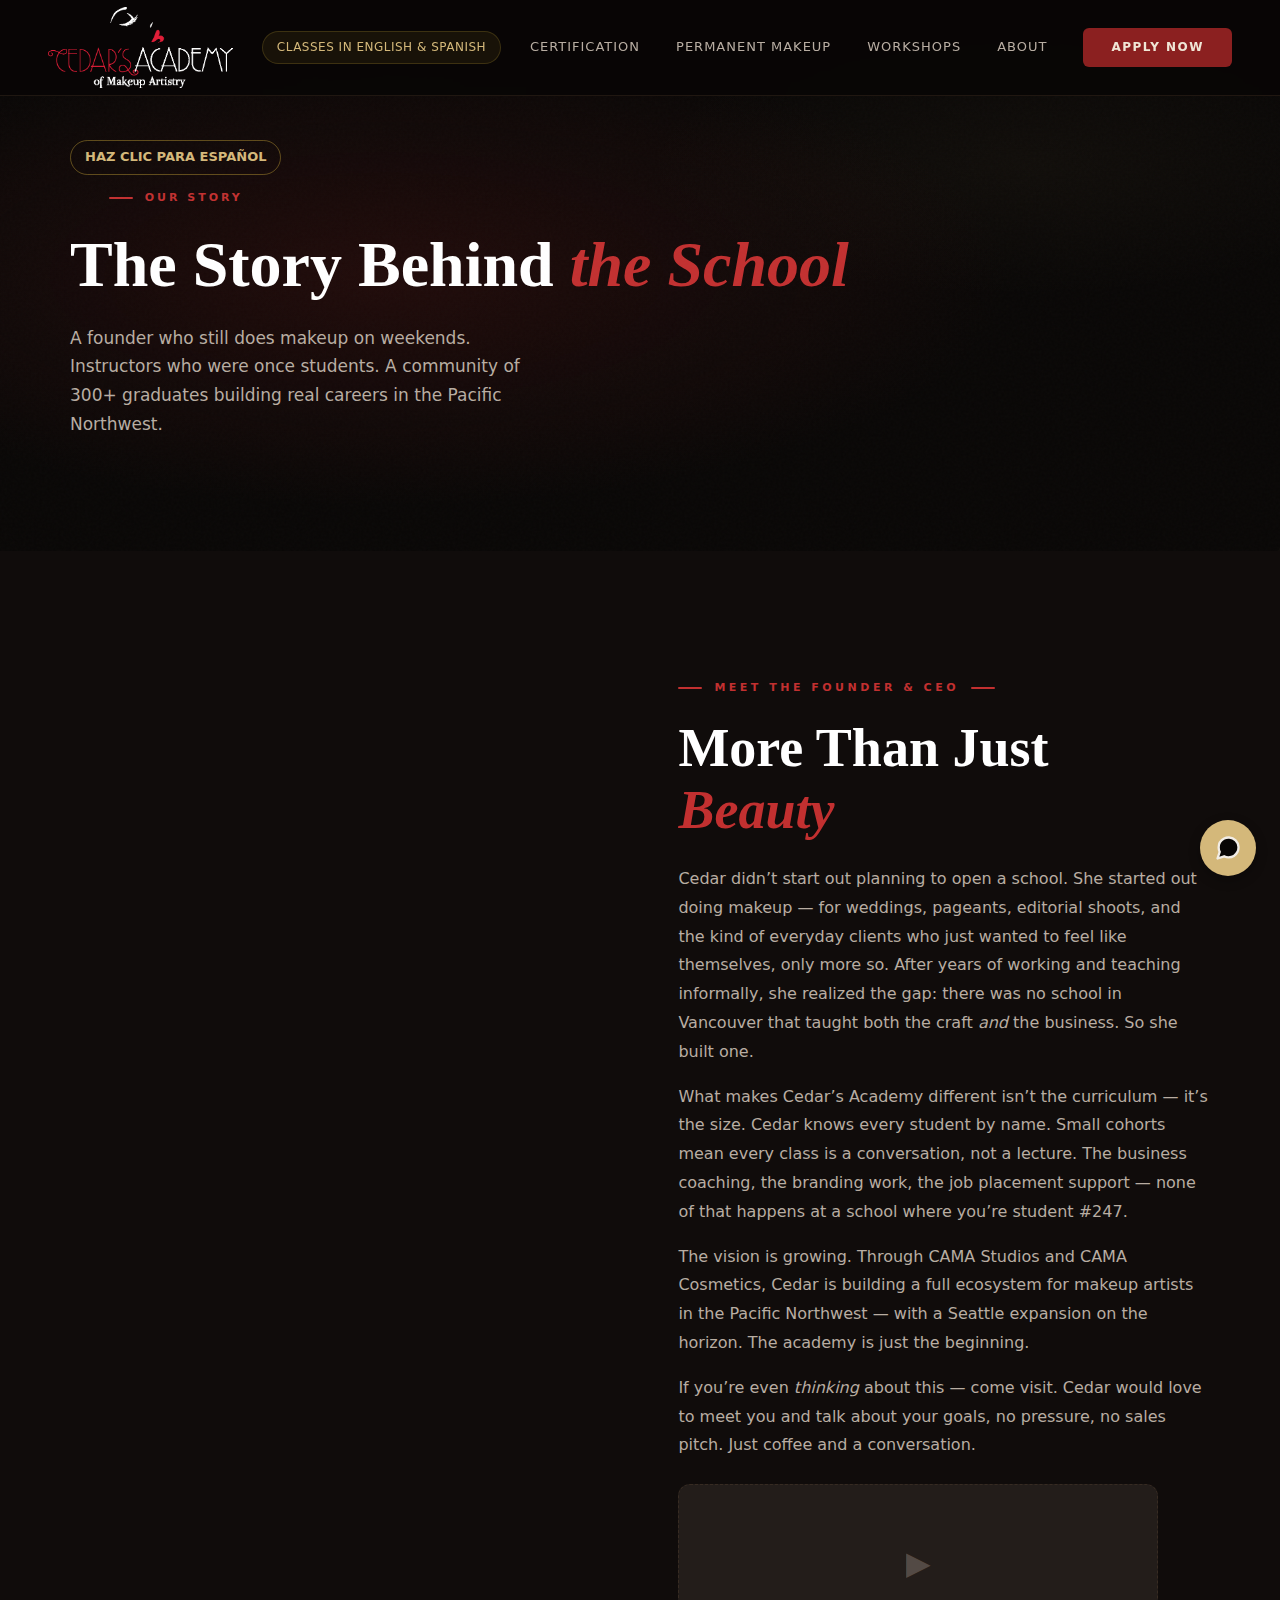
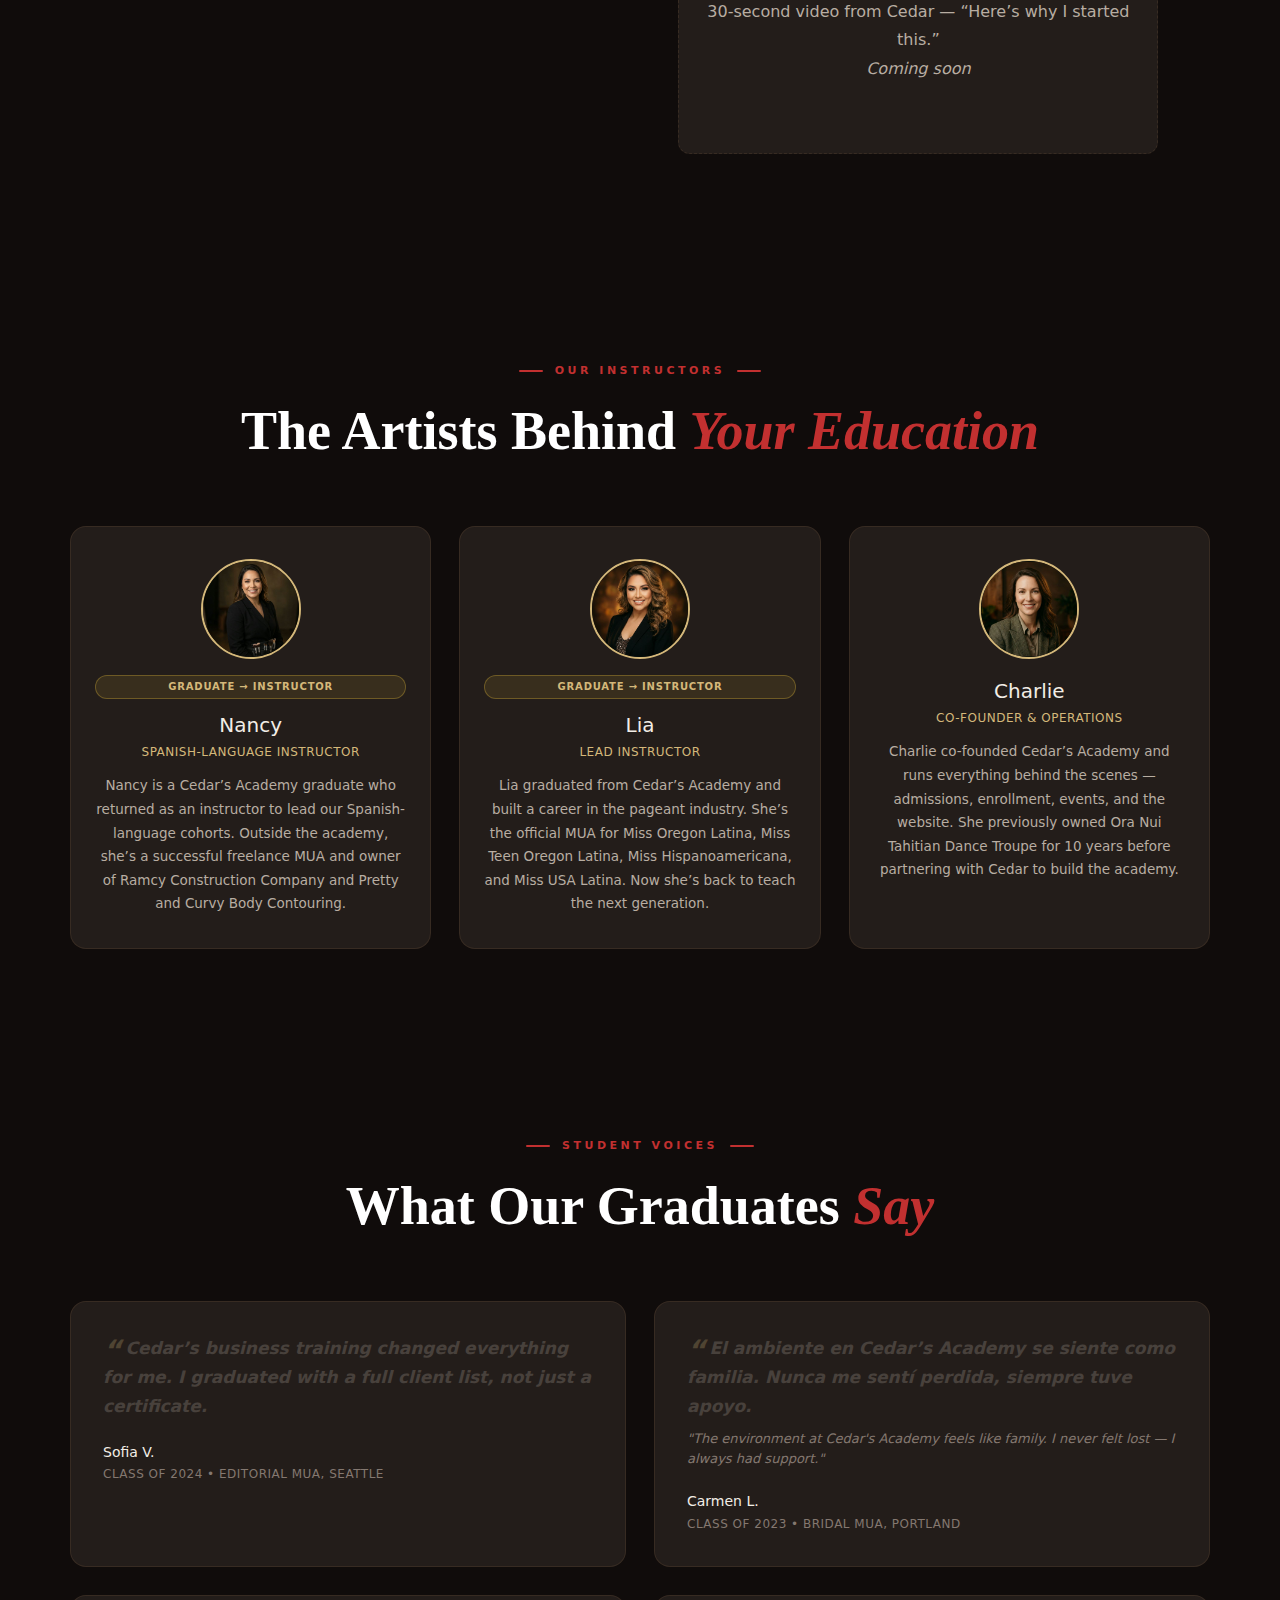
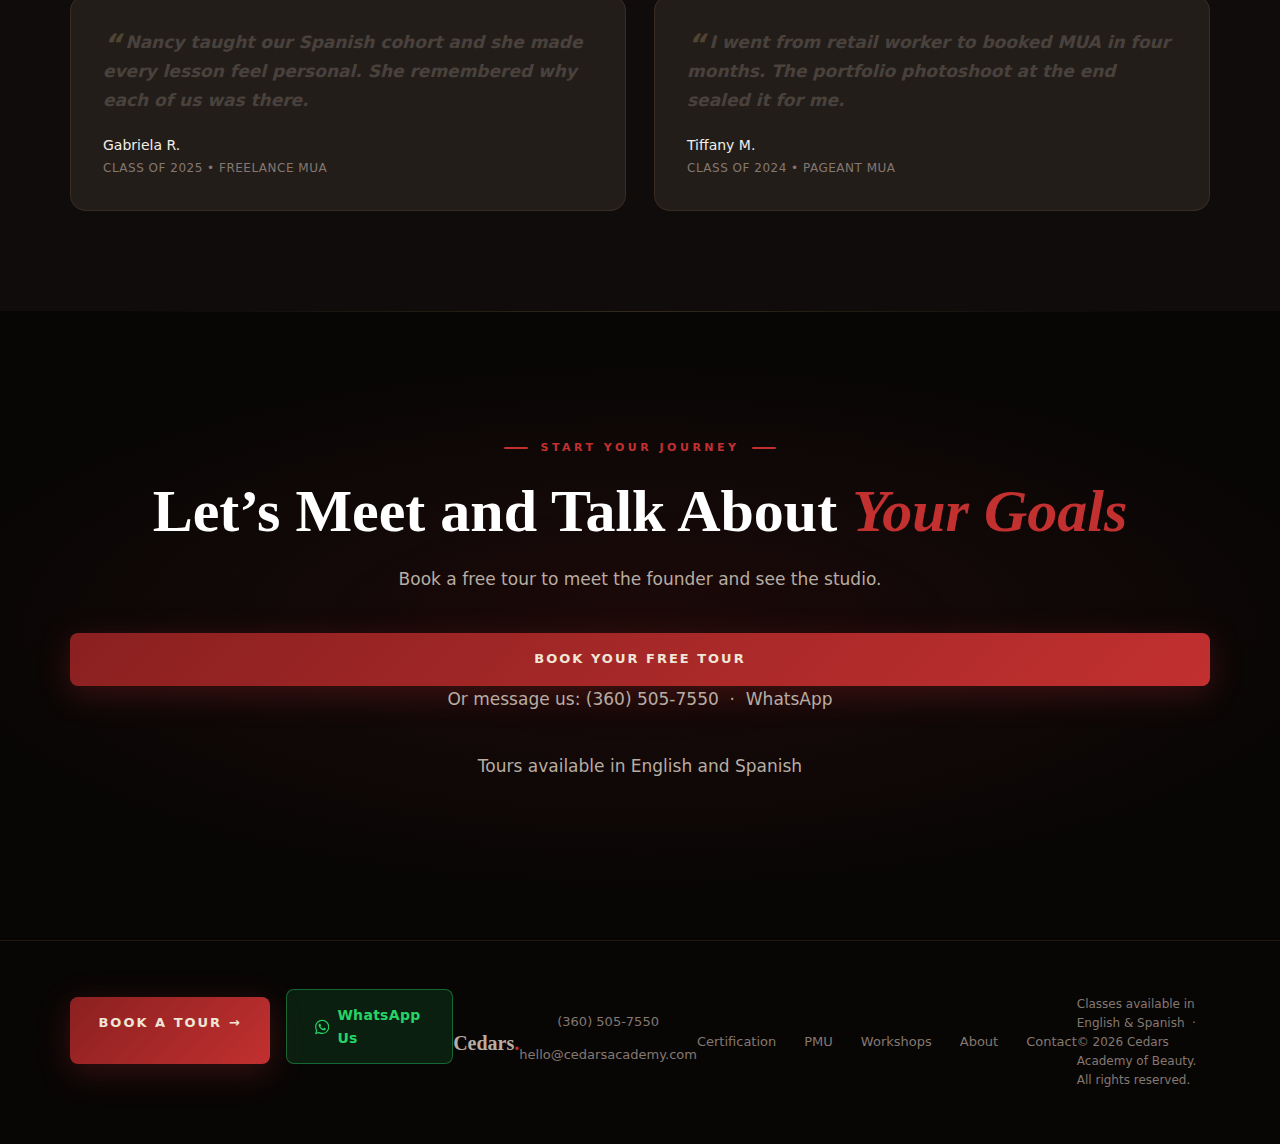
<file: about.html>
<!DOCTYPE html>
<html lang="en">

<head>
    <meta http-equiv="Content-Security-Policy"
        content="default-src 'self'; script-src 'self' 'unsafe-inline' https://link.msgsndr.com; style-src 'self' 'unsafe-inline' https://fonts.googleapis.com; font-src 'self' https://fonts.gstatic.com; img-src 'self' data:; frame-src 'self' https://api.leadconnectorhq.com; connect-src 'self';">
    <meta charset="UTF-8">
    <meta name="viewport" content="width=device-width, initial-scale=1.0">
    <title>Our Story &amp; Team | Cedar's Academy of Makeup Artistry</title>
    <meta name="description"
        content="Meet founder Cedar and the team of working artists who teach at Vancouver's only dedicated makeup school. 300+ graduates and counting.">
    <link rel="canonical" href="https://cedarsacademy.com/about.html">
    <meta property="og:type" content="website">
    <meta property="og:title" content="Our Story — Cedar's Academy">
    <meta property="og:description"
        content="Meet founder Cedar and the team behind Vancouver's only dedicated makeup school.">
    <meta property="og:image" content="https://cedarsacademy.com/assets/images/cedar.png">
    <meta property="og:url" content="https://cedarsacademy.com/about.html">
    <meta name="twitter:card" content="summary_large_image">
    <link rel="icon" href="assets/images/favicon.ico">
    <link rel="preconnect" href="https://fonts.googleapis.com">
    <link
        href="https://fonts.googleapis.com/css2?family=Cormorant+Garamond:ital,wght@0,400;0,500;0,600;0,700;1,400;1,500;1,600&family=Outfit:wght@300;400;500;600;700&display=swap"
        rel="stylesheet">
    <link rel="stylesheet" href="style.css">
</head>

<body>

    <nav class="nav">
        <a href="index.html" class="nav-logo"><img src="assets/images/logo-white.png"
                alt="Cedars Academy of Beauty"></a>
        <div class="nav-bilingual hidden-mobile">Classes in English &amp; Spanish</div>
        <div class="nav-links">
            <a href="certification.html">Certification</a>
            <a href="permanent-makeup.html">Permanent Makeup</a>
            <a href="workshops.html">Workshops</a>
            <a href="about.html">About</a>
            <a href="certification.html#pricing" class="nav-cta">Apply Now</a>
        </div>
    </nav>

    <section class="hero has-noise hero-short">
        <div class="container">
            <div class="hero-eyebrow-group">
                <a href="#es" class="hero-lang-toggle">Haz clic para Espa&ntilde;ol</a>
                <div class="hero-eyebrow">Our Story</div>
            </div>
            <h1 class="section-title text-28">The Story Behind <em>the School</em></h1>
            <p class="hero-sub max-w-600">A founder who still does makeup on weekends. Instructors who were once
                students. A community of 300+ graduates building real careers in the Pacific Northwest.</p>
        </div>
    </section>

    <section class="about-section">
        <div class="container">
            <div class="about-grid">
                <div class="about-image-wrap reveal-image">
                    <img src="assets/images/cedar.png" alt="Cedar - Founder and CEO" loading="lazy">
                </div>
                <div class="about-text">
                    <div class="eyebrow">Meet the Founder &amp; CEO</div>
                    <h2 class="section-title">More Than Just <em>Beauty</em></h2>
                    <p>Cedar didn&rsquo;t start out planning to open a school. She started out doing makeup &mdash; for
                        weddings, pageants, editorial shoots, and the kind of everyday clients who just wanted to feel
                        like themselves, only more so. After years of working and teaching informally, she realized the
                        gap: there was no school in Vancouver that taught both the craft <em>and</em> the business. So
                        she built one.</p>
                    <p>What makes Cedar&rsquo;s Academy different isn&rsquo;t the curriculum &mdash; it&rsquo;s the
                        size. Cedar knows every student by name. Small cohorts mean every class is a conversation, not a
                        lecture. The business coaching, the branding work, the job placement support &mdash; none of
                        that happens at a school where you&rsquo;re student #247.</p>
                    <p>The vision is growing. Through CAMA Studios and CAMA Cosmetics, Cedar is building a full
                        ecosystem for makeup artists in the Pacific Northwest &mdash; with a Seattle expansion on the
                        horizon. The academy is just the beginning.</p>
                    <p>If you&rsquo;re even <em>thinking</em> about this &mdash; come visit. Cedar would love to meet
                        you and talk about your goals, no pressure, no sales pitch. Just coffee and a conversation.</p>
                    <div class="video-placeholder">
                        <div class="video-placeholder-icon">&#9654;</div>
                        <p>30-second video from Cedar &mdash; &ldquo;Here&rsquo;s why I started
                            this.&rdquo;<br><em>Coming soon</em></p>
                    </div>
                </div>
            </div>
        </div>
    </section>

    <section class="team-section">
        <div class="container">
            <div class="curriculum-header">
                <div class="eyebrow">Our Instructors</div>
                <h2 class="section-title">The Artists Behind <em>Your Education</em></h2>
            </div>
            <div class="team-grid">
                <div class="team-card">
                    <img src="assets/images/team-nancy.png" alt="Nancy, Spanish-Language Instructor" class="team-photo"
                        loading="lazy">
                    <span class="team-badge">Graduate &rarr; Instructor</span>
                    <div class="team-name">Nancy</div>
                    <div class="team-role">Spanish-Language Instructor</div>
                    <p class="team-bio">Nancy is a Cedar&rsquo;s Academy graduate who returned as an instructor to lead
                        our Spanish-language cohorts. Outside the academy, she&rsquo;s a successful freelance MUA and
                        owner of Ramcy Construction Company and Pretty and Curvy Body Contouring.</p>
                </div>
                <div class="team-card">
                    <img src="assets/images/team-lia.png" alt="Lia, Lead Instructor" class="team-photo" loading="lazy">
                    <span class="team-badge">Graduate &rarr; Instructor</span>
                    <div class="team-name">Lia</div>
                    <div class="team-role">Lead Instructor</div>
                    <p class="team-bio">Lia graduated from Cedar&rsquo;s Academy and built a career in the pageant
                        industry. She&rsquo;s the official MUA for Miss Oregon Latina, Miss Teen Oregon Latina, Miss
                        Hispanoamericana, and Miss USA Latina. Now she&rsquo;s back to teach the next generation.</p>
                </div>
                <div class="team-card">
                    <img src="assets/images/team-charlie.png" alt="Charlie, Co-Founder" class="team-photo"
                        loading="lazy">
                    <div class="team-name">Charlie</div>
                    <div class="team-role">Co-Founder &amp; Operations</div>
                    <p class="team-bio">Charlie co-founded Cedar&rsquo;s Academy and runs everything behind the scenes
                        &mdash; admissions, enrollment, events, and the website. She previously owned Ora Nui Tahitian
                        Dance Troupe for 10 years before partnering with Cedar to build the academy.</p>
                </div>
            </div>
        </div>
    </section>

    <section class="testimonials-section">
        <div class="container">
            <div class="curriculum-header">
                <div class="eyebrow">Student Voices</div>
                <h2 class="section-title">What Our Graduates <em>Say</em></h2>
            </div>
            <div class="testimonials-grid">
                <div class="testimonial-card">
                    <p class="testimonial-quote">Cedar&rsquo;s business training changed everything for me. I graduated
                        with a full client list, not just a certificate.</p>
                    <div class="testimonial-meta">Sofia V.</div>
                    <div class="testimonial-role">Class of 2024 &bull; Editorial MUA, Seattle</div>
                </div>
                <div class="testimonial-card">
                    <p class="testimonial-quote">El ambiente en Cedar&rsquo;s Academy se siente como familia. Nunca me
                        sent&iacute; perdida, siempre tuve apoyo.</p>
                    <p class="testimonial-translation">"The environment at Cedar's Academy feels like family. I never
                        felt lost &mdash; I always had support."</p>
                    <div class="testimonial-meta">Carmen L.</div>
                    <div class="testimonial-role">Class of 2023 &bull; Bridal MUA, Portland</div>
                </div>
                <div class="testimonial-card">
                    <p class="testimonial-quote">Nancy taught our Spanish cohort and she made every lesson feel
                        personal. She remembered why each of us was there.</p>
                    <div class="testimonial-meta">Gabriela R.</div>
                    <div class="testimonial-role">Class of 2025 &bull; Freelance MUA</div>
                </div>
                <div class="testimonial-card">
                    <p class="testimonial-quote">I went from retail worker to booked MUA in four months. The portfolio
                        photoshoot at the end sealed it for me.</p>
                    <div class="testimonial-meta">Tiffany M.</div>
                    <div class="testimonial-role">Class of 2024 &bull; Pageant MUA</div>
                </div>
            </div>
        </div>
    </section>

    <section class="final-cta">
        <div class="container">
            <div class="eyebrow">Start Your Journey</div>
            <h2 class="section-title">Let&rsquo;s Meet and Talk About <em>Your Goals</em></h2>
            <p>Book a free tour to meet the founder and see the studio.</p>
            <a href="index.html" class="form-btn">Book Your Free Tour</a>
            <p class="cta-sub-contact">Or message us: <a href="tel:3605057550">(360) 505-7550</a> &nbsp;&middot;&nbsp;
                <a href="https://wa.me/1XXXXXXXXXX?text=Hi%2C+I%27m+interested+in+Cedar%27s+Academy" target="_blank"
                    rel="noopener">WhatsApp</a>
            </p>
            <p class="cta-bilingual-note">Tours available in English and Spanish</p>
        </div>
    </section>

    <footer class="footer">
        <div class="footer-inner">
            <div class="footer-ctas">
                <a href="index.html" class="form-btn">Book a Tour &rarr;</a>
                <a href="https://wa.me/1XXXXXXXXXX?text=Hi%2C+I%27m+interested+in+Cedar%27s+Academy" target="_blank"
                    rel="noopener" class="whatsapp-btn">
                    <svg viewBox="0 0 24 24" xmlns="http://www.w3.org/2000/svg">
                        <path
                            d="M17.472 14.382c-.297-.149-1.758-.867-2.03-.967-.273-.099-.471-.148-.67.15-.197.297-.767.966-.94 1.164-.173.199-.347.223-.644.075-.297-.15-1.255-.463-2.39-1.475-.883-.788-1.48-1.761-1.653-2.059-.173-.297-.018-.458.13-.606.134-.133.298-.347.446-.52.149-.174.198-.298.298-.497.099-.198.05-.371-.025-.52-.075-.149-.669-1.612-.916-2.207-.242-.579-.487-.5-.669-.51-.173-.008-.371-.01-.57-.01-.198 0-.52.074-.792.372-.272.297-1.04 1.016-1.04 2.479 0 1.462 1.065 2.875 1.213 3.074.149.198 2.096 3.2 5.077 4.487.709.306 1.262.489 1.694.625.712.227 1.36.195 1.871.118.571-.085 1.758-.719 2.006-1.413.248-.694.248-1.289.173-1.413-.074-.124-.272-.198-.57-.347m-5.421 7.403h-.004a9.87 9.87 0 01-5.031-1.378l-.361-.214-3.741.982.998-3.648-.235-.374a9.86 9.86 0 01-1.51-5.26c.001-5.45 4.436-9.884 9.888-9.884 2.64 0 5.122 1.03 6.988 2.898a9.825 9.825 0 012.893 6.994c-.003 5.45-4.437 9.884-9.885 9.884m8.413-18.297A11.815 11.815 0 0012.05 0C5.495 0 .16 5.335.157 11.892c0 2.096.547 4.142 1.588 5.945L.057 24l6.305-1.654a11.882 11.882 0 005.683 1.448h.005c6.554 0 11.89-5.335 11.893-11.893a11.821 11.821 0 00-3.48-8.413z" />
                    </svg>
                    WhatsApp Us
                </a>
            </div>
            <div class="footer-logo">Cedars<span>.</span></div>
            <div class="footer-contact">
                <a href="tel:3605057550">(360) 505-7550</a>
                <a href="mailto:hello@cedarsacademy.com">hello@cedarsacademy.com</a>
            </div>
            <div class="footer-links">
                <a href="certification.html">Certification</a>
                <a href="permanent-makeup.html">PMU</a>
                <a href="workshops.html">Workshops</a>
                <a href="about.html">About</a>
                <a href="mailto:hello@cedarsacademy.com">Contact</a>
            </div>
            <div class="footer-copy">Classes available in English &amp; Spanish &nbsp;&middot;&nbsp; &copy; 2026 Cedars
                Academy of Beauty. All rights reserved.</div>
        </div>
    </footer>

    <div class="sticky-mobile-bar">
        <a href="index.html" class="form-btn">Book a Tour</a>
        <a href="https://wa.me/1XXXXXXXXXX?text=Hi%2C+I%27m+interested+in+Cedar%27s+Academy" target="_blank"
            rel="noopener" class="whatsapp-btn">
            <svg viewBox="0 0 24 24" xmlns="http://www.w3.org/2000/svg">
                <path
                    d="M17.472 14.382c-.297-.149-1.758-.867-2.03-.967-.273-.099-.471-.148-.67.15-.197.297-.767.966-.94 1.164-.173.199-.347.223-.644.075-.297-.15-1.255-.463-2.39-1.475-.883-.788-1.48-1.761-1.653-2.059-.173-.297-.018-.458.13-.606.134-.133.298-.347.446-.52.149-.174.198-.298.298-.497.099-.198.05-.371-.025-.52-.075-.149-.669-1.612-.916-2.207-.242-.579-.487-.5-.669-.51-.173-.008-.371-.01-.57-.01-.198 0-.52.074-.792.372-.272.297-1.04 1.016-1.04 2.479 0 1.462 1.065 2.875 1.213 3.074.149.198 2.096 3.2 5.077 4.487.709.306 1.262.489 1.694.625.712.227 1.36.195 1.871.118.571-.085 1.758-.719 2.006-1.413.248-.694.248-1.289.173-1.413-.074-.124-.272-.198-.57-.347m-5.421 7.403h-.004a9.87 9.87 0 01-5.031-1.378l-.361-.214-3.741.982.998-3.648-.235-.374a9.86 9.86 0 01-1.51-5.26c.001-5.45 4.436-9.884 9.888-9.884 2.64 0 5.122 1.03 6.988 2.898a9.825 9.825 0 012.893 6.994c-.003 5.45-4.437 9.884-9.885 9.884m8.413-18.297A11.815 11.815 0 0012.05 0C5.495 0 .16 5.335.157 11.892c0 2.096.547 4.142 1.588 5.945L.057 24l6.305-1.654a11.882 11.882 0 005.683 1.448h.005c6.554 0 11.89-5.335 11.893-11.893a11.821 11.821 0 00-3.48-8.413z" />
            </svg>
            WhatsApp
        </a>
    </div>

    <script>
        (function () {
            const obs = new IntersectionObserver((entries) => {
                entries.forEach(e => { if (e.isIntersecting) { e.target.classList.add('is-visible'); obs.unobserve(e.target); } });
            }, { threshold: 0.2 });
            document.querySelectorAll('.reveal-image').forEach(el => obs.observe(el));
        })();
    </script>

    <!-- ============ FLOATING CHAT WIDGET ============ -->
    <a href="https://wa.me/1XXXXXXXXXX?text=Hi%2C+I%27m+interested+in+Cedar%27s+Academy" target="_blank" rel="noopener"
        class="floating-chat-btn" aria-label="Chat with us">
        <svg viewBox="0 0 24 24" fill="none" stroke="currentColor" stroke-width="2" stroke-linecap="round"
            stroke-linejoin="round">
            <path
                d="M21 11.5a8.38 8.38 0 0 1-.9 3.8 8.5 8.5 0 0 1-7.6 4.7 8.38 8.38 0 0 1-3.8-.9L3 21l1.9-5.7a8.38 8.38 0 0 1-.9-3.8 8.5 8.5 0 0 1 4.7-7.6 8.38 8.38 0 0 1 3.8-.9h.5a8.48 8.48 0 0 1 8 8v.5z" />
        </svg>
    </a>

</body>

</html>
</file>
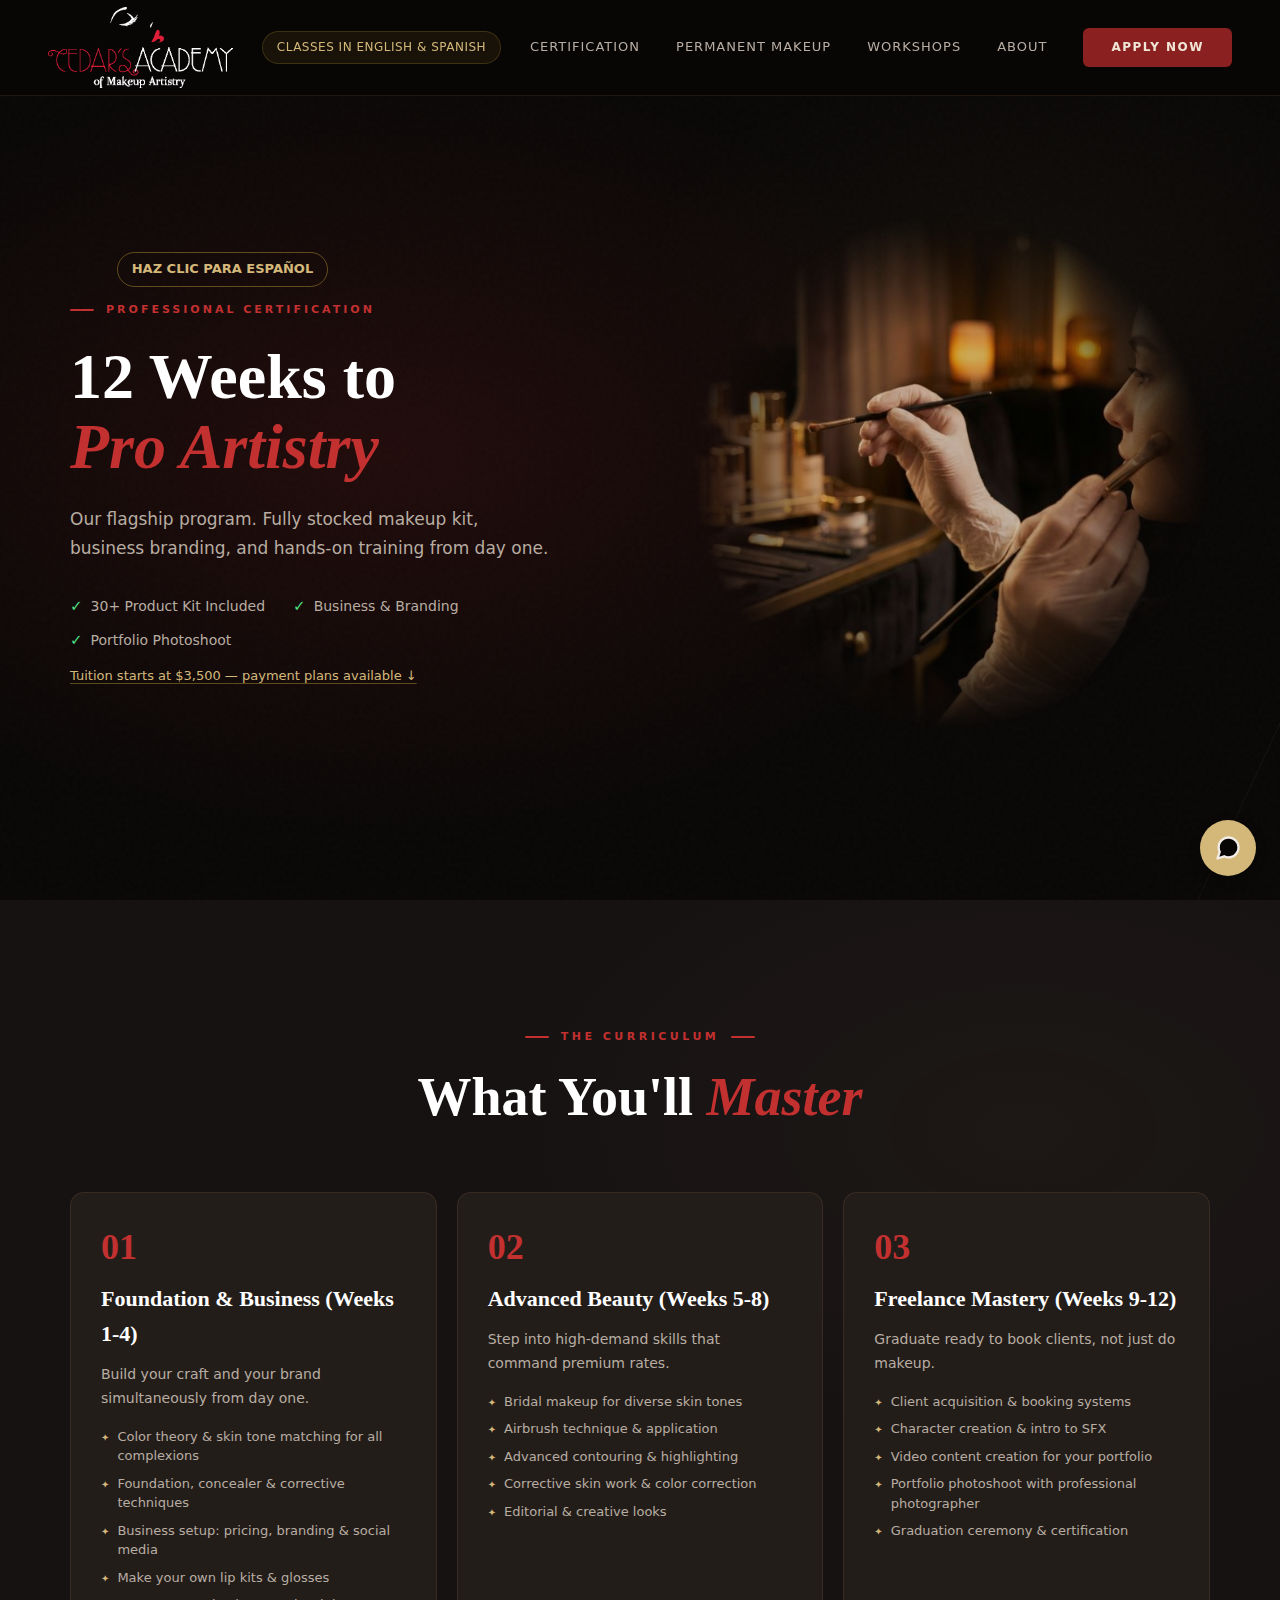
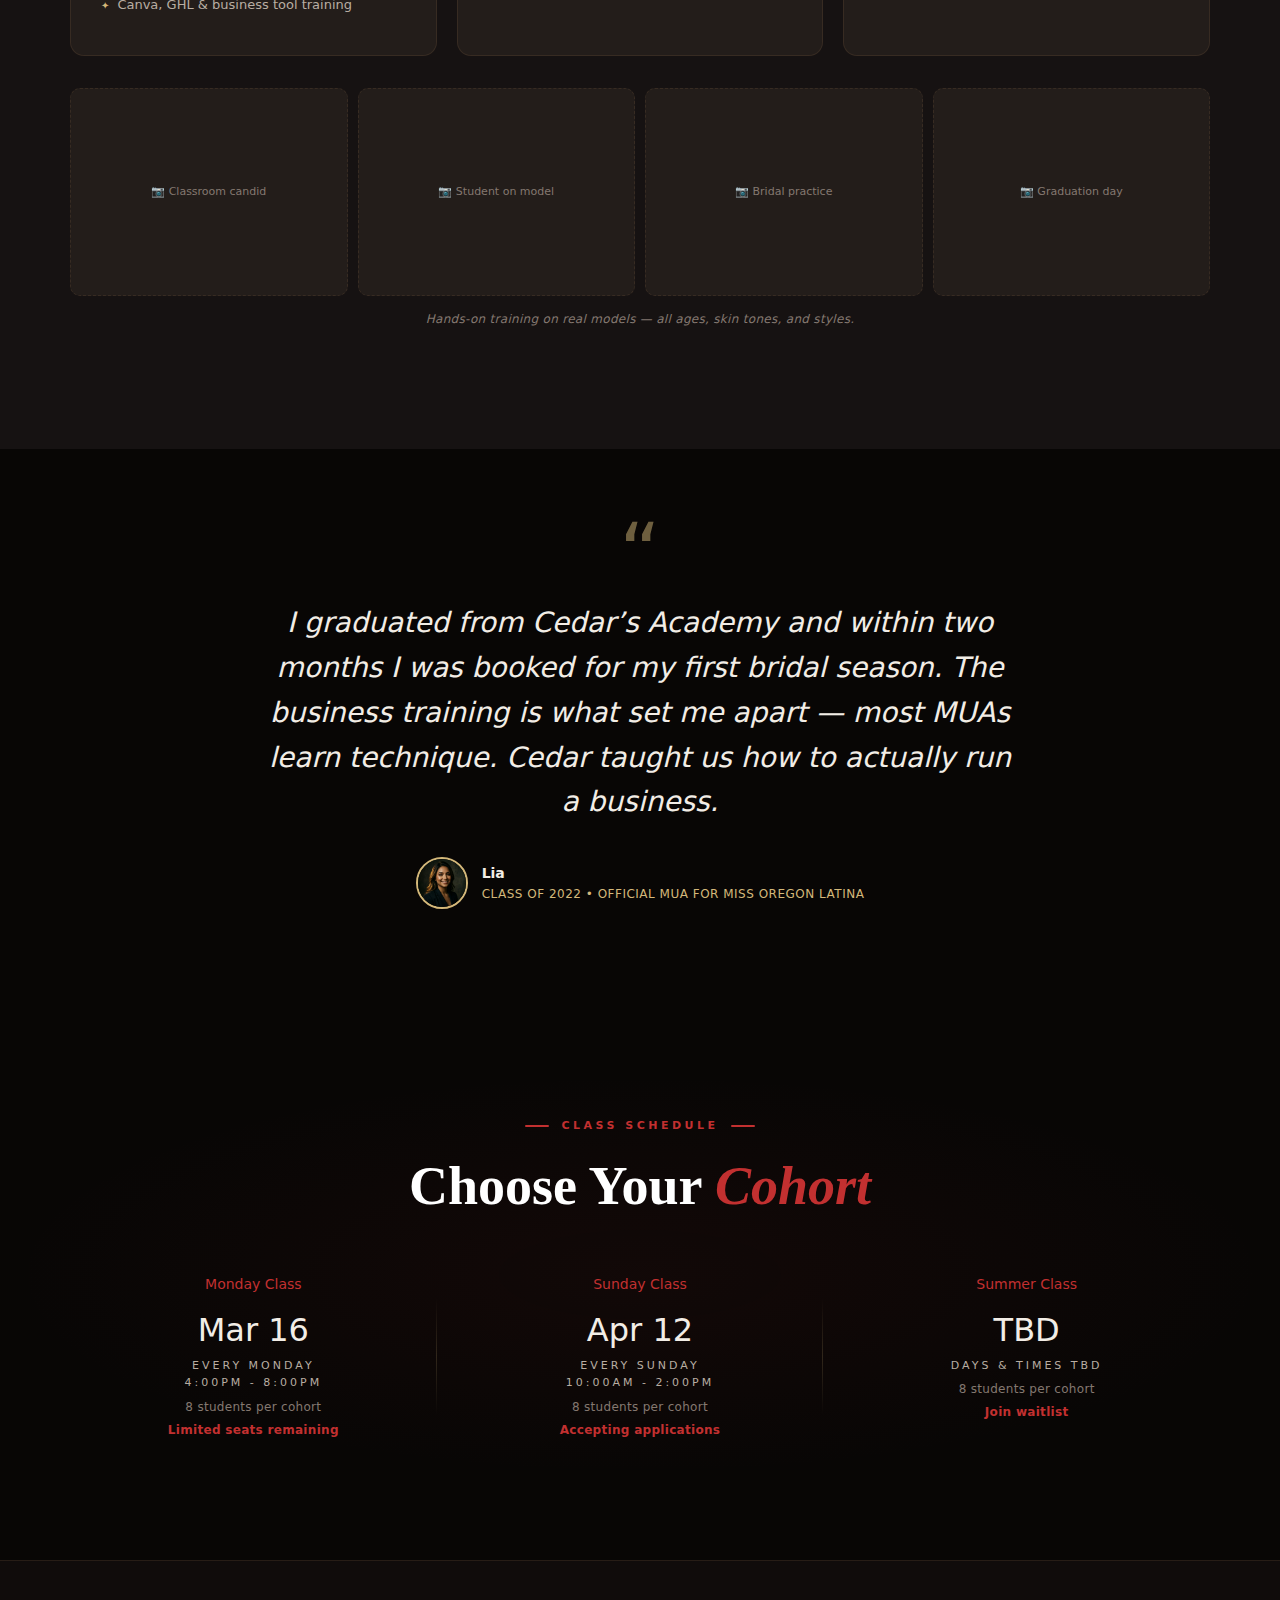
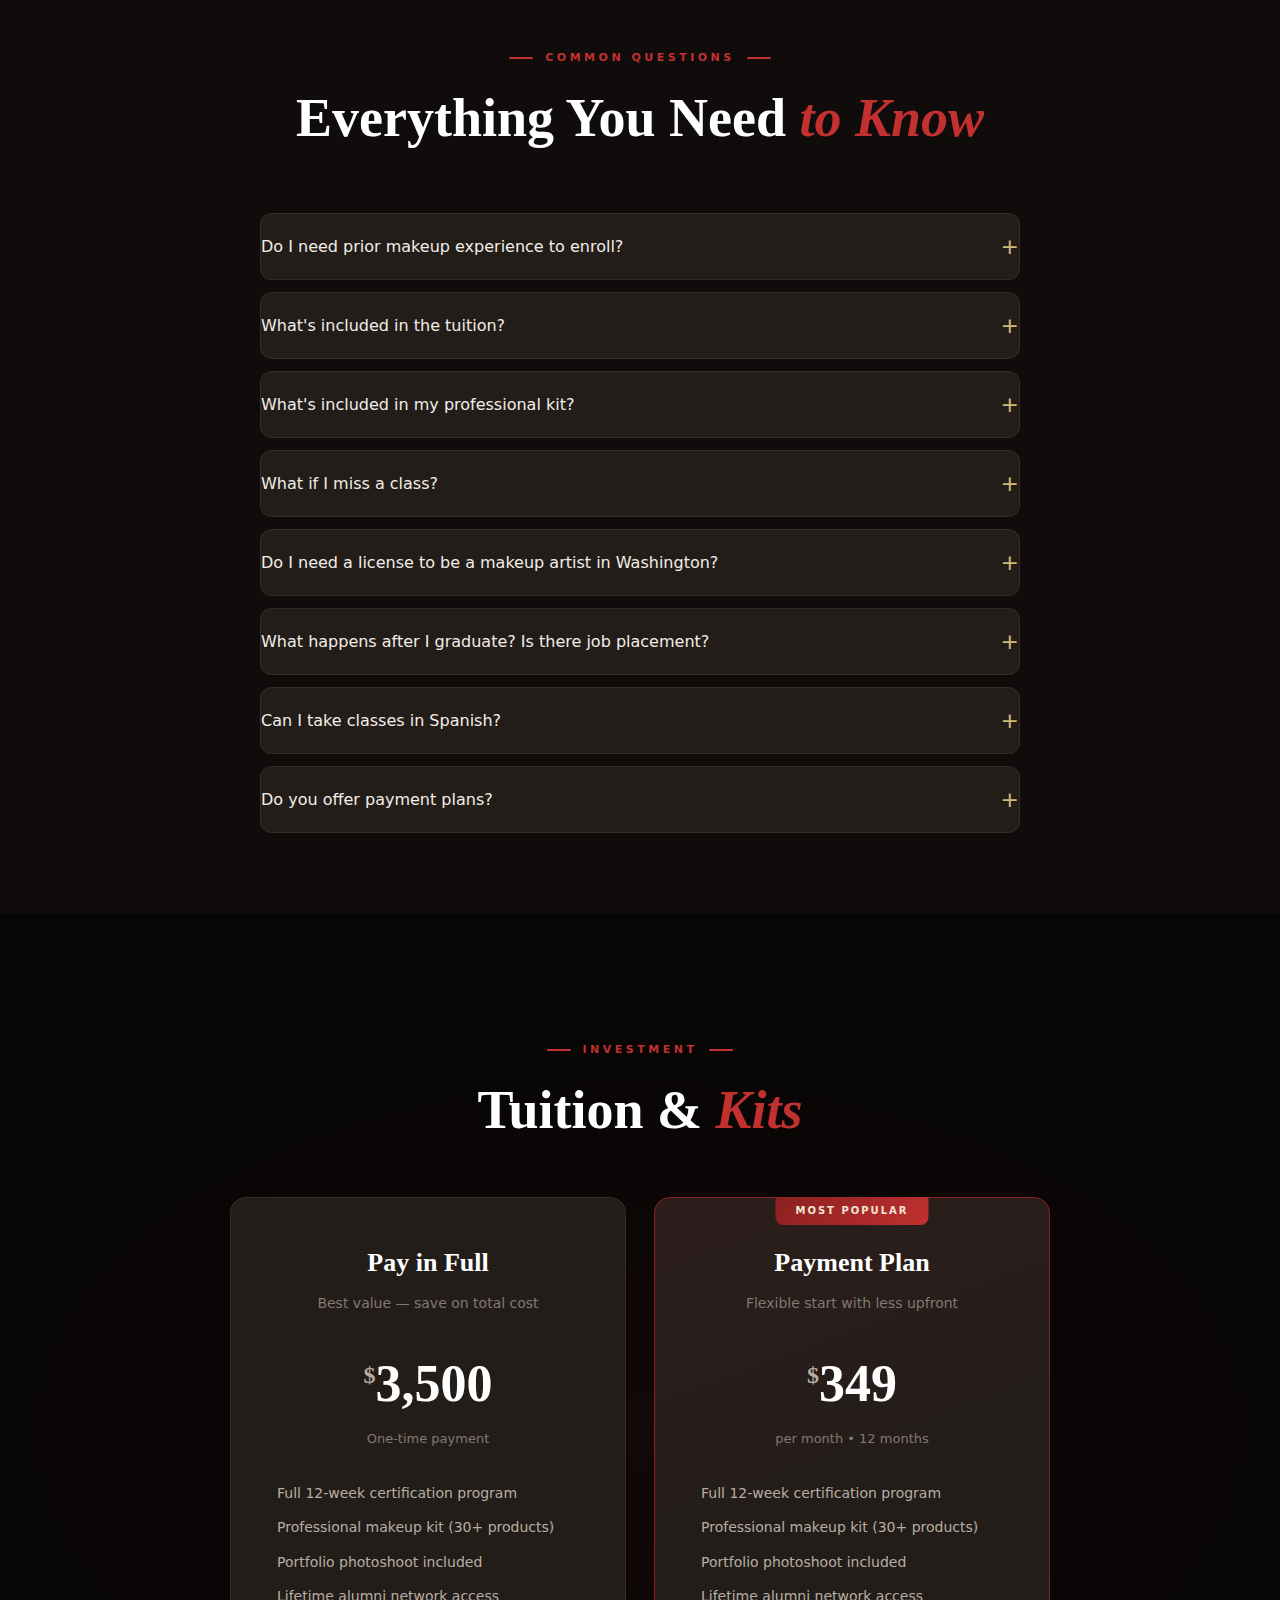
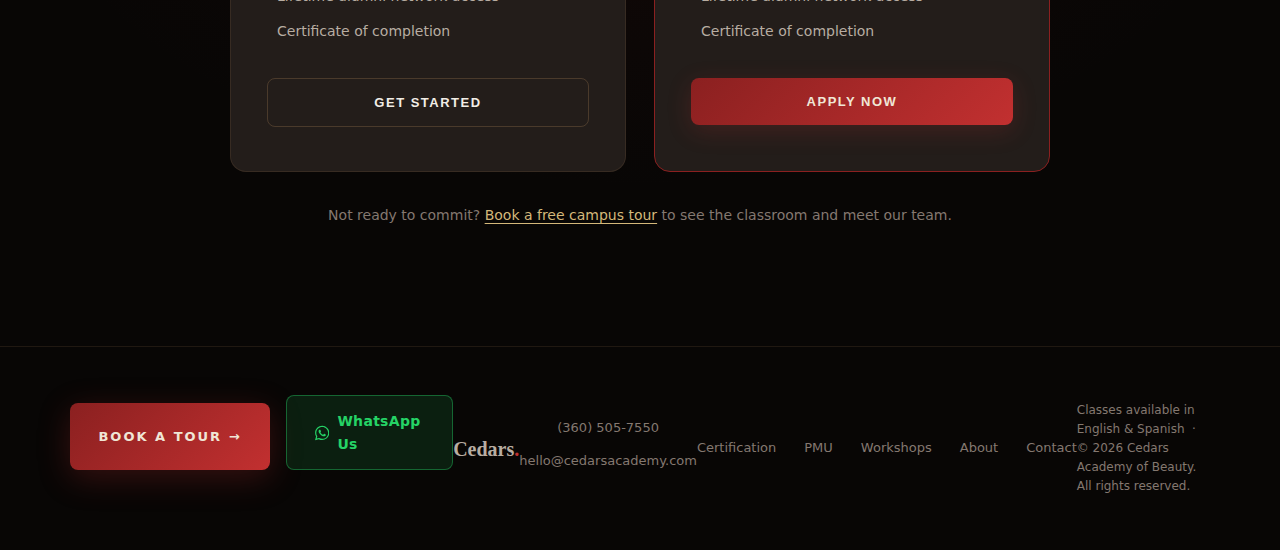
<file: certification.html>
<!DOCTYPE html>
<html lang="en">

<head>
    <meta http-equiv="Content-Security-Policy"
        content="default-src 'self'; script-src 'self' 'unsafe-inline' https://link.msgsndr.com; style-src 'self' 'unsafe-inline' https://fonts.googleapis.com; font-src 'self' https://fonts.gstatic.com; img-src 'self' data: https://images.unsplash.com; frame-src 'self' https://api.leadconnectorhq.com; connect-src 'self';">
    <meta charset="UTF-8">
    <meta name="viewport" content="width=device-width, initial-scale=1.0">
    <title>12-Week Makeup Certification Program | Cedar's Academy</title>
    <meta name="description"
        content="Master beauty, bridal, editorial, and SFX makeup in 12 weeks. Pro kit included. Payment plans from $349/mo. Vancouver, WA.">
    <link rel="canonical" href="https://cedarsacademy.com/certification.html">
    <meta property="og:type" content="website">
    <meta property="og:title" content="12-Week Makeup Certification — Cedar's Academy">
    <meta property="og:description"
        content="12 weeks to pro artistry. Kit included. Business coaching. Job placement support.">
    <meta property="og:image" content="https://cedarsacademy.com/assets/images/certificate.jpeg">
    <meta property="og:url" content="https://cedarsacademy.com/certification.html">
    <meta name="twitter:card" content="summary_large_image">
    <link rel="icon" href="assets/images/favicon.ico">
    <link rel="preconnect" href="https://fonts.googleapis.com">
    <link
        href="https://fonts.googleapis.com/css2?family=Cormorant+Garamond:ital,wght@0,400;0,500;0,600;0,700;1,400;1,500;1,600&family=Outfit:wght@300;400;500;600;700&display=swap"
        rel="stylesheet">
    <link rel="stylesheet" href="style.css">
</head>

<body>

    <!-- ============ NAVIGATION ============ -->
    <nav class="nav">
        <a href="index.html" class="nav-logo"><img src="assets/images/logo-white.png"
                alt="Cedars Academy of Beauty"></a>
        <div class="nav-bilingual hidden-mobile">Classes in English &amp; Spanish</div>
        <div class="nav-links">
            <a href="certification.html">Certification</a>
            <a href="permanent-makeup.html">Permanent Makeup</a>
            <a href="workshops.html">Workshops</a>
            <a href="about.html">About</a>
            <a href="certification.html#pricing" class="nav-cta">Apply Now</a>
        </div>
    </nav>

    <!-- ============ HERO ============ -->
    <section class="hero has-noise">
        <div class="hero-split">
            <div class="hero-left">
                <div class="hero-eyebrow-group">
                    <a href="#es" class="hero-lang-toggle">Haz clic para Espa&ntilde;ol</a>
                    <div class="hero-eyebrow">Professional Certification</div>
                </div>
                <h1 class="section-title">12 Weeks to <br><em>Pro Artistry</em></h1>
                <p class="hero-sub">
                    Our flagship program. Fully stocked makeup kit, business branding, and hands-on training from day
                    one.
                </p>
                <div class="hero-checks">
                    <div class="hero-check"><span class="hc-icon">&#10003;</span> 30+ Product Kit Included</div>
                    <div class="hero-check"><span class="hc-icon">&#10003;</span> Business &amp; Branding</div>
                    <div class="hero-check"><span class="hc-icon">&#10003;</span> Portfolio Photoshoot</div>
                </div>
                <a href="#pricing" class="pricing-anchor">Tuition starts at $3,500 &mdash; payment plans available
                    &darr;</a>
            </div>
            <div class="hero-right relative">
                <img src="assets/images/cert-hero-student.png" class="hero-featured-image"
                    alt="Student applying professional makeup on a model at Cedars Academy">
            </div>
        </div>
    </section>

    <!-- ============ CURRICULUM ============ -->
    <section class="curriculum-section">
        <div class="container">
            <div class="curriculum-header">
                <div class="eyebrow">The Curriculum</div>
                <h2 class="section-title">What You'll <em>Master</em></h2>
            </div>
            <div class="curriculum-grid">

                <div class="module-card">
                    <div class="module-number">01</div>
                    <div class="module-title">Foundation &amp; Business (Weeks 1-4)</div>
                    <div class="module-desc">Build your craft and your brand simultaneously from day one.</div>
                    <ul class="skill-list">
                        <li>Color theory &amp; skin tone matching for all complexions</li>
                        <li>Foundation, concealer &amp; corrective techniques</li>
                        <li>Business setup: pricing, branding &amp; social media</li>
                        <li>Make your own lip kits &amp; glosses</li>
                        <li>Canva, GHL &amp; business tool training</li>
                    </ul>
                </div>

                <div class="module-card">
                    <div class="module-number">02</div>
                    <div class="module-title">Advanced Beauty (Weeks 5-8)</div>
                    <div class="module-desc">Step into high-demand skills that command premium rates.</div>
                    <ul class="skill-list">
                        <li>Bridal makeup for diverse skin tones</li>
                        <li>Airbrush technique &amp; application</li>
                        <li>Advanced contouring &amp; highlighting</li>
                        <li>Corrective skin work &amp; color correction</li>
                        <li>Editorial &amp; creative looks</li>
                    </ul>
                </div>

                <div class="module-card">
                    <div class="module-number">03</div>
                    <div class="module-title">Freelance Mastery (Weeks 9-12)</div>
                    <div class="module-desc">Graduate ready to book clients, not just do makeup.</div>
                    <ul class="skill-list">
                        <li>Client acquisition &amp; booking systems</li>
                        <li>Character creation &amp; intro to SFX</li>
                        <li>Video content creation for your portfolio</li>
                        <li>Portfolio photoshoot with professional photographer</li>
                        <li>Graduation ceremony &amp; certification</li>
                    </ul>
                </div>

            </div>

            <!-- Classroom Photo Strip -->
            <div class="classroom-strip">
                <div class="classroom-strip-photo">&#128247; Classroom candid</div>
                <div class="classroom-strip-photo">&#128247; Student on model</div>
                <div class="classroom-strip-photo">&#128247; Bridal practice</div>
                <div class="classroom-strip-photo">&#128247; Graduation day</div>
                <div class="classroom-strip-caption">Hands-on training on real models &mdash; all ages, skin tones, and
                    styles.</div>
            </div>

        </div>
    </section>

    <!-- ============ GRADUATE QUOTE ============ -->
    <section class="grad-quote-section">
        <div class="grad-quote-inner">
            <span class="grad-quote-marks">&ldquo;</span>
            <p class="grad-quote-text">
                I graduated from Cedar&rsquo;s Academy and within two months I was booked for my first bridal season.
                The business training is what set me apart &mdash; most MUAs learn technique. Cedar taught us how to
                actually run a business.
            </p>
            <div class="grad-quote-attribution">
                <img src="assets/images/graduate-maria.png" alt="Lia, Class of 2022" class="grad-quote-photo">
                <div>
                    <div class="grad-quote-name">Lia</div>
                    <div class="grad-quote-role">Class of 2022 &bull; Official MUA for Miss Oregon Latina</div>
                </div>
            </div>
        </div>
    </section>

    <!-- ============ SCHEDULE ============ -->
    <section class="pricing-section">
        <div class="container">
            <div class="pricing-header">
                <div class="eyebrow">Class Schedule</div>
                <h2 class="section-title">Choose Your <em>Cohort</em></h2>
            </div>
            <div class="stats-grid grid-3-col">
                <div class="stat-item">
                    <div class="stat-label-red">Monday Class</div>
                    <div class="stat-number-sm">Mar 16</div>
                    <div class="stat-label">Every Monday <br> 4:00pm - 8:00pm</div>
                    <div class="cohort-size">8 students per cohort</div>
                    <div class="cohort-seats">Limited seats remaining</div>
                </div>
                <div class="stat-item">
                    <div class="stat-label-red">Sunday Class</div>
                    <div class="stat-number-sm">Apr 12</div>
                    <div class="stat-label">Every Sunday <br> 10:00am - 2:00pm</div>
                    <div class="cohort-size">8 students per cohort</div>
                    <div class="cohort-seats">Accepting applications</div>
                </div>
                <div class="stat-item border-none">
                    <div class="stat-label-red">Summer Class</div>
                    <div class="stat-number-sm">TBD</div>
                    <div class="stat-label">Days &amp; times TBD</div>
                    <div class="cohort-size">8 students per cohort</div>
                    <div class="cohort-seats">Join waitlist</div>
                </div>
            </div>
        </div>
    </section>

    <!-- ============ FAQ ============ -->
    <section class="faq-section">
        <div class="container">
            <div class="curriculum-header">
                <div class="eyebrow">Common Questions</div>
                <h2 class="section-title">Everything You Need <em>to Know</em></h2>
            </div>
            <div class="faq-list">

                <div class="faq-item">
                    <button class="faq-question">Do I need prior makeup experience to enroll?</button>
                    <div class="faq-answer">
                        <p>No experience required. Our program is designed to take you from absolute beginner to
                            working professional in 12 weeks. What you need is commitment &mdash; we'll teach you the
                            rest.</p>
                    </div>
                </div>

                <div class="faq-item">
                    <button class="faq-question">What's included in the tuition?</button>
                    <div class="faq-answer">
                        <p>Your tuition covers the full 12-week curriculum, your professional makeup kit ($1,200+
                            value),
                            business &amp; branding training, a portfolio photoshoot with a professional photographer,
                            and lifetime alumni network access. No hidden fees or supply lists.</p>
                    </div>
                </div>

                <div class="faq-item">
                    <button class="faq-question">What's included in my professional kit?</button>
                    <div class="faq-answer">
                        <p>You receive a professional makeup kit valued at <strong>$1,200+</strong> &mdash; 30+
                            products,
                            professional brushes, disposables, and a carrying case. Everything you need to walk into
                            your
                            first client appointment with confidence. <strong>It's yours to keep upon
                                graduation.</strong></p>
                        <img src="assets/images/makeup-kit.png" alt="Professional Makeup Kit" class="faq-kit-img"
                            loading="lazy">
                    </div>
                </div>

                <div class="faq-item">
                    <button class="faq-question">What if I miss a class?</button>
                    <div class="faq-answer">
                        <p>Cedar works with students individually on make-up sessions when possible. We ask students to
                            communicate early so we can plan accordingly. Consistent attendance is important for
                            hands-on skill development.</p>
                    </div>
                </div>

                <div class="faq-item">
                    <button class="faq-question">Do I need a license to be a makeup artist in Washington?</button>
                    <div class="faq-answer">
                        <p>Washington State does not require a cosmetology license to work as a makeup artist.
                            Your Cedars Academy certification is a professional credential recognized by the industry.
                            You can start booking clients immediately after graduation.</p>
                    </div>
                </div>

                <div class="faq-item">
                    <button class="faq-question">What happens after I graduate? Is there job placement?</button>
                    <div class="faq-answer">
                        <p>We actively support graduates through our alumni network, referrals, and introductions
                            within our industry connections &mdash; pageant organizations, bridal vendors, and local
                            studios.
                            Many graduates book their first clients before they even finish the program.</p>
                    </div>
                </div>

                <div class="faq-item">
                    <button class="faq-question">Can I take classes in Spanish?</button>
                    <div class="faq-answer">
                        <p>Yes. Cedar teaches fluently in both English and Spanish. You're welcome to ask questions,
                            discuss techniques, and receive feedback in Spanish throughout the program.</p>
                    </div>
                </div>

                <div class="faq-item">
                    <button class="faq-question">Do you offer payment plans?</button>
                    <div class="faq-answer">
                        <p>Yes. Pay in full ($3,500) or enroll on our payment plan ($349/month for 12 months).
                            Both options include the exact same curriculum, kit, photoshoot, and alumni access.</p>
                    </div>
                </div>

            </div>
        </div>
    </section>

    <!-- ============ PRICING ============ -->
    <section class="pricing-section" id="pricing">
        <div class="container">
            <div class="pricing-header">
                <div class="eyebrow">Investment</div>
                <h2 class="section-title">Tuition &amp; <em>Kits</em></h2>
            </div>
            <div class="pricing-grid">
                <div class="pricing-card">
                    <div class="pricing-name">Pay in Full</div>
                    <div class="pricing-desc">Best value &mdash; save on total cost</div>
                    <div class="pricing-amount"><span class="currency">$</span>3,500</div>
                    <div class="pricing-note">One-time payment</div>
                    <ul class="pricing-features">
                        <li><span class="feat-check"></span> Full 12-week certification program</li>
                        <li><span class="feat-check"></span> Professional makeup kit (30+ products)</li>
                        <li><span class="feat-check"></span> Portfolio photoshoot included</li>
                        <li><span class="feat-check"></span> Lifetime alumni network access</li>
                        <li><span class="feat-check"></span> Certificate of completion</li>
                    </ul>
                    <button class="pricing-btn outline" id="certEnrollFull">Get Started</button>
                </div>
                <div class="pricing-card featured">
                    <div class="pricing-name">Payment Plan</div>
                    <div class="pricing-desc">Flexible start with less upfront</div>
                    <div class="pricing-amount"><span class="currency">$</span>349</div>
                    <div class="pricing-note">per month &bull; 12 months</div>
                    <ul class="pricing-features">
                        <li><span class="feat-check"></span> Full 12-week certification program</li>
                        <li><span class="feat-check"></span> Professional makeup kit (30+ products)</li>
                        <li><span class="feat-check"></span> Portfolio photoshoot included</li>
                        <li><span class="feat-check"></span> Lifetime alumni network access</li>
                        <li><span class="feat-check"></span> Certificate of completion</li>
                    </ul>
                    <button class="pricing-btn solid" id="certEnrollPlan">Apply Now</button>
                </div>
            </div>
            <p class="pricing-soft-nudge">
                Not ready to commit? <a href="index.html">Book a free campus tour</a> to see the classroom and meet our
                team.
            </p>
        </div>
    </section>

    <!-- ============ FOOTER ============ -->
    <footer class="footer">
        <div class="footer-inner">
            <div class="footer-ctas">
                <button class="form-btn" id="openBookingModalCert">Book a Tour &rarr;</button>
                <a href="https://wa.me/1XXXXXXXXXX?text=Hi%2C+I%27m+interested+in+the+certification+program"
                    target="_blank" rel="noopener" class="whatsapp-btn">
                    <svg viewBox="0 0 24 24" xmlns="http://www.w3.org/2000/svg">
                        <path
                            d="M17.472 14.382c-.297-.149-1.758-.867-2.03-.967-.273-.099-.471-.148-.67.15-.197.297-.767.966-.94 1.164-.173.199-.347.223-.644.075-.297-.15-1.255-.463-2.39-1.475-.883-.788-1.48-1.761-1.653-2.059-.173-.297-.018-.458.13-.606.134-.133.298-.347.446-.52.149-.174.198-.298.298-.497.099-.198.05-.371-.025-.52-.075-.149-.669-1.612-.916-2.207-.242-.579-.487-.5-.669-.51-.173-.008-.371-.01-.57-.01-.198 0-.52.074-.792.372-.272.297-1.04 1.016-1.04 2.479 0 1.462 1.065 2.875 1.213 3.074.149.198 2.096 3.2 5.077 4.487.709.306 1.262.489 1.694.625.712.227 1.36.195 1.871.118.571-.085 1.758-.719 2.006-1.413.248-.694.248-1.289.173-1.413-.074-.124-.272-.198-.57-.347m-5.421 7.403h-.004a9.87 9.87 0 01-5.031-1.378l-.361-.214-3.741.982.998-3.648-.235-.374a9.86 9.86 0 01-1.51-5.26c.001-5.45 4.436-9.884 9.888-9.884 2.64 0 5.122 1.03 6.988 2.898a9.825 9.825 0 012.893 6.994c-.003 5.45-4.437 9.884-9.885 9.884m8.413-18.297A11.815 11.815 0 0012.05 0C5.495 0 .16 5.335.157 11.892c0 2.096.547 4.142 1.588 5.945L.057 24l6.305-1.654a11.882 11.882 0 005.683 1.448h.005c6.554 0 11.89-5.335 11.893-11.893a11.821 11.821 0 00-3.48-8.413z" />
                    </svg>
                    WhatsApp Us
                </a>
            </div>
            <div class="footer-logo">Cedars<span>.</span></div>
            <div class="footer-contact">
                <a href="tel:3605057550">(360) 505-7550</a>
                <a href="mailto:hello@cedarsacademy.com">hello@cedarsacademy.com</a>
            </div>
            <div class="footer-links">
                <a href="certification.html">Certification</a>
                <a href="permanent-makeup.html">PMU</a>
                <a href="workshops.html">Workshops</a>
                <a href="about.html">About</a>
                <a href="mailto:hello@cedarsacademy.com">Contact</a>
            </div>
            <div class="footer-copy">Classes available in English &amp; Spanish &nbsp;&middot;&nbsp; &copy; 2026 Cedars
                Academy of Beauty. All rights reserved.</div>
        </div>
    </footer>

    <!-- ============ STICKY MOBILE BAR ============ -->
    <div class="sticky-mobile-bar">
        <button class="form-btn" id="openBookingModalCertMobile">Book a Tour</button>
        <a href="https://wa.me/1XXXXXXXXXX?text=Hi%2C+I%27m+interested+in+the+certification+program" target="_blank"
            rel="noopener" class="whatsapp-btn">
            <svg viewBox="0 0 24 24" xmlns="http://www.w3.org/2000/svg">
                <path
                    d="M17.472 14.382c-.297-.149-1.758-.867-2.03-.967-.273-.099-.471-.148-.67.15-.197.297-.767.966-.94 1.164-.173.199-.347.223-.644.075-.297-.15-1.255-.463-2.39-1.475-.883-.788-1.48-1.761-1.653-2.059-.173-.297-.018-.458.13-.606.134-.133.298-.347.446-.52.149-.174.198-.298.298-.497.099-.198.05-.371-.025-.52-.075-.149-.669-1.612-.916-2.207-.242-.579-.487-.5-.669-.51-.173-.008-.371-.01-.57-.01-.198 0-.52.074-.792.372-.272.297-1.04 1.016-1.04 2.479 0 1.462 1.065 2.875 1.213 3.074.149.198 2.096 3.2 5.077 4.487.709.306 1.262.489 1.694.625.712.227 1.36.195 1.871.118.571-.085 1.758-.719 2.006-1.413.248-.694.248-1.289.173-1.413-.074-.124-.272-.198-.57-.347m-5.421 7.403h-.004a9.87 9.87 0 01-5.031-1.378l-.361-.214-3.741.982.998-3.648-.235-.374a9.86 9.86 0 01-1.51-5.26c.001-5.45 4.436-9.884 9.888-9.884 2.64 0 5.122 1.03 6.988 2.898a9.825 9.825 0 012.893 6.994c-.003 5.45-4.437 9.884-9.885 9.884m8.413-18.297A11.815 11.815 0 0012.05 0C5.495 0 .16 5.335.157 11.892c0 2.096.547 4.142 1.588 5.945L.057 24l6.305-1.654a11.882 11.882 0 005.683 1.448h.005c6.554 0 11.89-5.335 11.893-11.893a11.821 11.821 0 00-3.48-8.413z" />
            </svg>
            WhatsApp
        </a>
    </div>

    <!-- ============ SCRIPTS ============ -->
    <script>
        (function () {
            const revealObserver = new IntersectionObserver((entries) => {
                entries.forEach(entry => {
                    if (entry.isIntersecting) {
                        entry.target.classList.add('is-visible');
                        revealObserver.unobserve(entry.target);
                    }
                });
            }, { threshold: 0.2 });
            document.querySelectorAll('.reveal-image').forEach(el => revealObserver.observe(el));

            // FAQ Accordion
            document.querySelectorAll('.faq-question').forEach(btn => {
                btn.addEventListener('click', () => {
                    const item = btn.parentElement;
                    const wasOpen = item.classList.contains('open');
                    document.querySelectorAll('.faq-item').forEach(i => i.classList.remove('open'));
                    if (!wasOpen) item.classList.add('open');
                });
            });

            // Booking buttons → homepage
            ['openBookingModalCert', 'openBookingModalCertMobile', 'certEnrollFull', 'certEnrollPlan'].forEach(id => {
                const el = document.getElementById(id);
                if (el) el.addEventListener('click', () => { window.location.href = 'index.html'; });
            });
        })();
    </script>

    <!-- ============ FLOATING CHAT WIDGET ============ -->
    <a href="https://wa.me/1XXXXXXXXXX?text=Hi%2C+I%27m+interested+in+Cedar%27s+Academy" target="_blank" rel="noopener"
        class="floating-chat-btn" aria-label="Chat with us">
        <svg viewBox="0 0 24 24" fill="none" stroke="currentColor" stroke-width="2" stroke-linecap="round"
            stroke-linejoin="round">
            <path
                d="M21 11.5a8.38 8.38 0 0 1-.9 3.8 8.5 8.5 0 0 1-7.6 4.7 8.38 8.38 0 0 1-3.8-.9L3 21l1.9-5.7a8.38 8.38 0 0 1-.9-3.8 8.5 8.5 0 0 1 4.7-7.6 8.38 8.38 0 0 1 3.8-.9h.5a8.48 8.48 0 0 1 8 8v.5z" />
        </svg>
    </a>

</body>

</html>
</file>
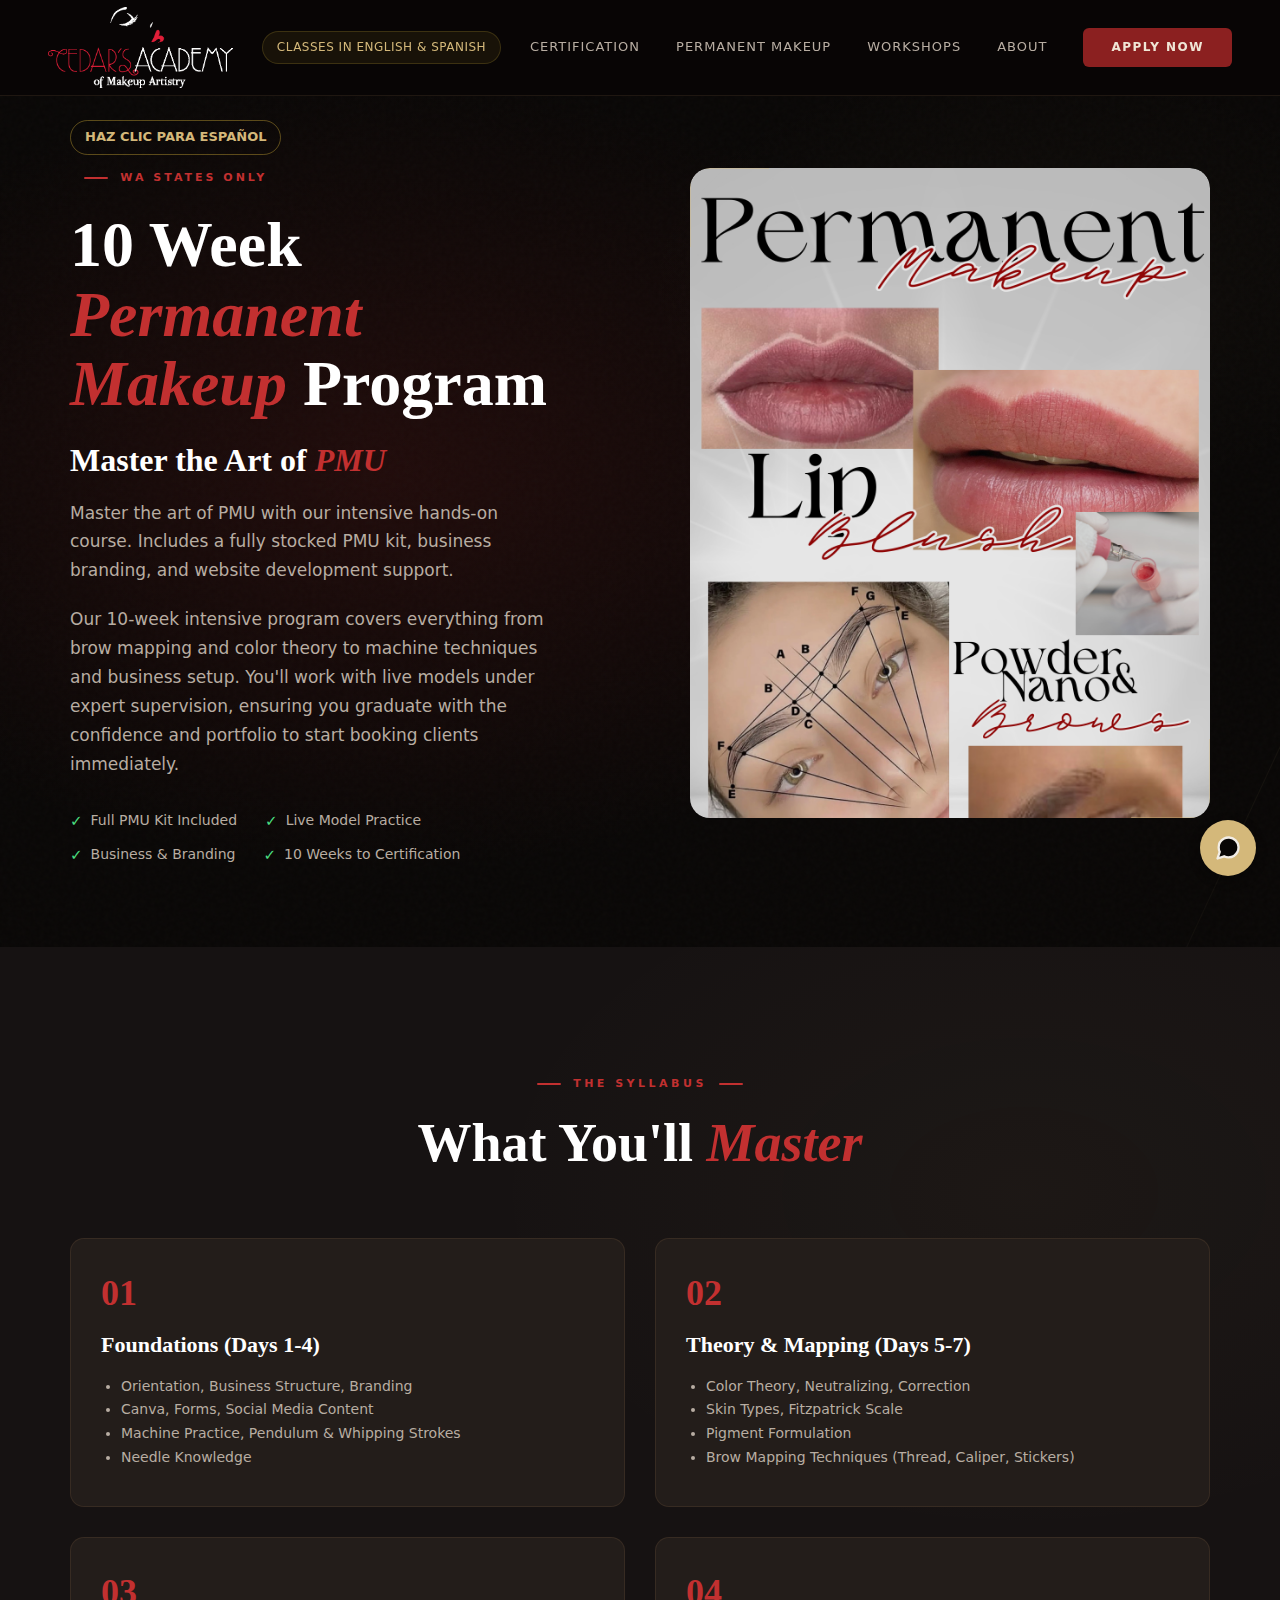
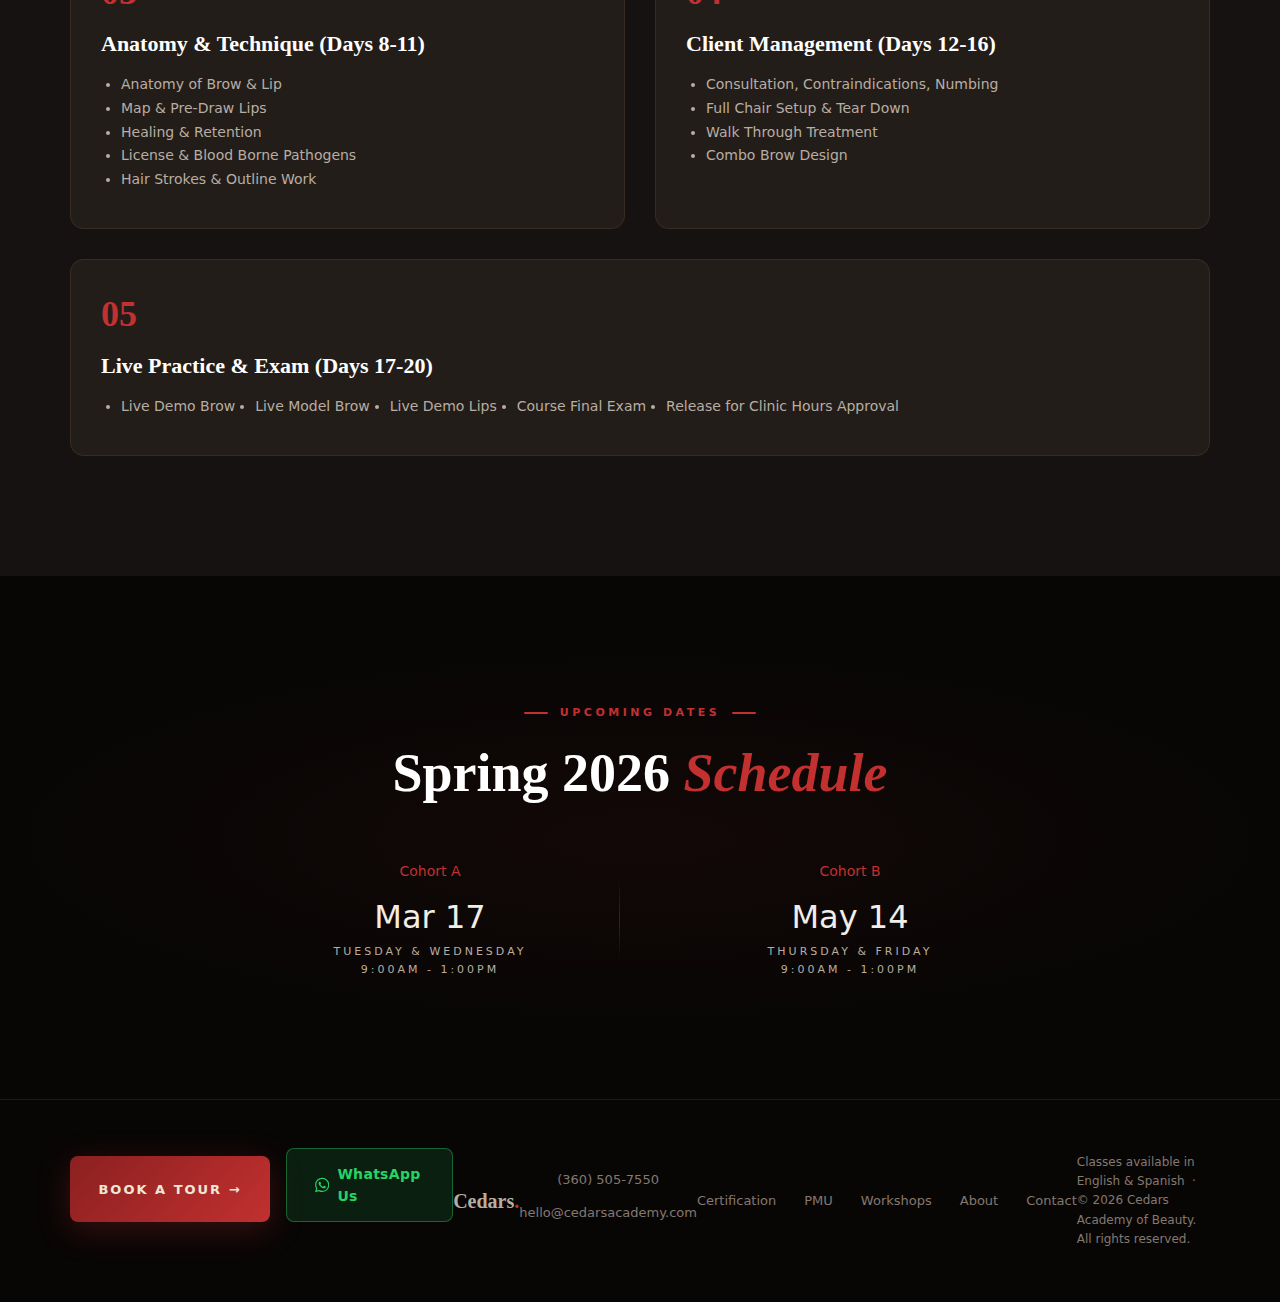
<file: permanent-makeup.html>
<!DOCTYPE html>
<html lang="en">

<head>
    <meta http-equiv="Content-Security-Policy"
        content="default-src 'self'; script-src 'self' 'unsafe-inline' https://link.msgsndr.com; style-src 'self' 'unsafe-inline' https://fonts.googleapis.com; font-src 'self' https://fonts.gstatic.com; img-src 'self' data: https://images.unsplash.com; frame-src 'self' https://api.leadconnectorhq.com; connect-src 'self';">
    <meta charset="UTF-8">
    <meta name="viewport" content="width=device-width, initial-scale=1.0">
    <title>Permanent Makeup Program — Cedars Academy</title>
    <meta name="description"
        content="Master the art of Permanent Makeup (PMU) with our intensive 10-week hands-on certification training in Vancouver, WA.">
    <link rel="canonical" href="https://cedarsacademy.com/permanent-makeup.html">
    <meta property="og:type" content="website">
    <meta property="og:title" content="Permanent Makeup Program — Cedars Academy">
    <meta property="og:description" content="Master the art of PMU with our intensive hands-on certification training.">
    <meta property="og:image" content="https://cedarsacademy.com/assets/images/permanent-makeup.png">
    <meta property="og:url" content="https://cedarsacademy.com/permanent-makeup.html">
    <meta name="twitter:card" content="summary_large_image">
    <link rel="icon" href="assets/images/favicon.ico">
    <link rel="preconnect" href="https://fonts.googleapis.com">
    <link
        href="https://fonts.googleapis.com/css2?family=Cormorant+Garamond:ital,wght@0,400;0,500;0,600;0,700;1,400;1,500;1,600&family=Outfit:wght@300;400;500;600;700&display=swap"
        rel="stylesheet">
    <link rel="stylesheet" href="style.css">
</head>

<body>

    <!-- ============ NAVIGATION ============ -->
    <nav class="nav">
        <a href="index.html" class="nav-logo"><img src="assets/images/logo-white.png"
                alt="Cedars Academy of Beauty"></a>
        <div class="nav-bilingual hidden-mobile">Classes in English &amp; Spanish</div>
        <div class="nav-links">
            <a href="certification.html">Certification</a>
            <a href="permanent-makeup.html">Permanent Makeup</a>
            <a href="workshops.html">Workshops</a>
            <a href="about.html">About</a>
            <a href="certification.html#pricing" class="nav-cta">Apply Now</a>
        </div>
    </nav>

    <!-- ============ HERO ============ -->
    <section class="hero has-noise hero-medium">
        <div class="hero-split">
            <div class="hero-left">
                <div class="hero-eyebrow-group">
                    <a href="#es" class="hero-lang-toggle">Haz clic para Espa&ntilde;ol</a>
                    <div class="hero-eyebrow">WA States Only</div>
                </div>
                <h1 class="section-title mb-20">10 Week
                    <br><em>Permanent
                        Makeup</em> Program
                </h1>

                <h2 class="section-title section-subtitle">Master the Art of <em>PMU</em>
                </h2>

                <p class="hero-sub mb-20">
                    Master the art of PMU with our intensive hands-on course. Includes a fully stocked PMU kit, business
                    branding, and website development support.
                </p>
                <p class="hero-sub mb-30">
                    Our 10-week intensive program covers everything from brow mapping and color theory to machine
                    techniques and business setup. You'll work with live models under expert supervision, ensuring you
                    graduate with the confidence
                    and portfolio to start booking clients immediately.
                </p>

                <div class="hero-checks">
                    <div class="hero-check"><span class="hc-icon">&#10003;</span> Full PMU Kit Included</div>
                    <div class="hero-check"><span class="hc-icon">&#10003;</span> Live Model Practice</div>
                    <div class="hero-check"><span class="hc-icon">&#10003;</span> Business &amp; Branding</div>
                    <div class="hero-check"><span class="hc-icon">&#10003;</span> 10 Weeks to Certification</div>
                </div>
            </div>
            <div class="hero-right">
                <div class="about-image-wrap reveal-image">
                    <img src="assets/images/permanent-makeup.png" alt="Permanent Makeup Practice" loading="lazy">
                </div>
            </div>
        </div>
    </section>

    <!-- ============ CURRICULUM ============ -->
    <section class="curriculum-section">
        <div class="container">
            <div class="curriculum-header">
                <div class="eyebrow">The Syllabus</div>
                <h2 class="section-title">What You'll <em>Master</em></h2>
            </div>
            <div class="curriculum-grid grid-2-col">
                <div class="module-card">
                    <div class="module-number">01</div>
                    <div class="module-title">Foundations (Days 1-4)</div>
                    <div class="module-desc">
                        <ul class="module-list">
                            <li>Orientation, Business Structure, Branding</li>
                            <li>Canva, Forms, Social Media Content</li>
                            <li>Machine Practice, Pendulum &amp; Whipping Strokes</li>
                            <li>Needle Knowledge</li>
                        </ul>
                    </div>
                </div>
                <div class="module-card">
                    <div class="module-number">02</div>
                    <div class="module-title">Theory &amp; Mapping (Days 5-7)</div>
                    <div class="module-desc">
                        <ul class="module-list">
                            <li>Color Theory, Neutralizing, Correction</li>
                            <li>Skin Types, Fitzpatrick Scale</li>
                            <li>Pigment Formulation</li>
                            <li>Brow Mapping Techniques (Thread, Caliper, Stickers)</li>
                        </ul>
                    </div>
                </div>
                <div class="module-card">
                    <div class="module-number">03</div>
                    <div class="module-title">Anatomy &amp; Technique (Days 8-11)</div>
                    <div class="module-desc">
                        <ul class="module-list">
                            <li>Anatomy of Brow &amp; Lip</li>
                            <li>Map &amp; Pre-Draw Lips</li>
                            <li>Healing &amp; Retention</li>
                            <li>License &amp; Blood Borne Pathogens</li>
                            <li>Hair Strokes &amp; Outline Work</li>
                        </ul>
                    </div>
                </div>
                <div class="module-card">
                    <div class="module-number">04</div>
                    <div class="module-title">Client Management (Days 12-16)</div>
                    <div class="module-desc">
                        <ul class="module-list">
                            <li>Consultation, Contraindications, Numbing</li>
                            <li>Full Chair Setup &amp; Tear Down</li>
                            <li>Walk Through Treatment</li>
                            <li>Combo Brow Design</li>
                        </ul>
                    </div>
                </div>
                <div class="module-card col-span-2">
                    <div class="module-number">05</div>
                    <div class="module-title">Live Practice &amp; Exam (Days 17-20)</div>
                    <div class="module-desc">
                        <ul class="module-list-flex">
                            <li>Live Demo Brow</li>
                            <li>Live Model Brow</li>
                            <li>Live Demo Lips</li>
                            <li>Course Final Exam</li>
                            <li>Release for Clinic Hours Approval</li>
                        </ul>
                    </div>
                </div>
            </div>
        </div>
    </section>

    <!-- ============ SCHEDULE ============ -->
    <section class="pricing-section">
        <div class="container">
            <div class="pricing-header">
                <div class="eyebrow">Upcoming Dates</div>
                <h2 class="section-title">Spring 2026 <em>Schedule</em></h2>
            </div>
            <div class="stats-grid grid-2-col-center">
                <div class="stat-item">
                    <div class="stat-label-red">
                        Cohort A</div>
                    <div class="stat-number-sm">Mar 17</div>
                    <div class="stat-label">Tuesday &amp; Wednesday <br> 9:00am - 1:00pm</div>
                </div>
                <div class="stat-item border-none">
                    <div class="stat-label-red">
                        Cohort B</div>
                    <div class="stat-number-sm">May 14</div>
                    <div class="stat-label">Thursday &amp; Friday <br> 9:00am - 1:00pm</div>
                </div>
            </div>
        </div>
    </section>

    <!-- ============ FOOTER ============ -->
    <footer class="footer">
        <div class="footer-inner">
            <div class="footer-ctas">
                <button class="form-btn" id="openBookingModalCert">Book a Tour &rarr;</button>
                <a href="https://wa.me/1XXXXXXXXXX?text=Hi%2C+I%27m+interested+in+the+PMU+program" target="_blank"
                    rel="noopener" class="whatsapp-btn">
                    <svg viewBox="0 0 24 24" xmlns="http://www.w3.org/2000/svg">
                        <path
                            d="M17.472 14.382c-.297-.149-1.758-.867-2.03-.967-.273-.099-.471-.148-.67.15-.197.297-.767.966-.94 1.164-.173.199-.347.223-.644.075-.297-.15-1.255-.463-2.39-1.475-.883-.788-1.48-1.761-1.653-2.059-.173-.297-.018-.458.13-.606.134-.133.298-.347.446-.52.149-.174.198-.298.298-.497.099-.198.05-.371-.025-.52-.075-.149-.669-1.612-.916-2.207-.242-.579-.487-.5-.669-.51-.173-.008-.371-.01-.57-.01-.198 0-.52.074-.792.372-.272.297-1.04 1.016-1.04 2.479 0 1.462 1.065 2.875 1.213 3.074.149.198 2.096 3.2 5.077 4.487.709.306 1.262.489 1.694.625.712.227 1.36.195 1.871.118.571-.085 1.758-.719 2.006-1.413.248-.694.248-1.289.173-1.413-.074-.124-.272-.198-.57-.347m-5.421 7.403h-.004a9.87 9.87 0 01-5.031-1.378l-.361-.214-3.741.982.998-3.648-.235-.374a9.86 9.86 0 01-1.51-5.26c.001-5.45 4.436-9.884 9.888-9.884 2.64 0 5.122 1.03 6.988 2.898a9.825 9.825 0 012.893 6.994c-.003 5.45-4.437 9.884-9.885 9.884m8.413-18.297A11.815 11.815 0 0012.05 0C5.495 0 .16 5.335.157 11.892c0 2.096.547 4.142 1.588 5.945L.057 24l6.305-1.654a11.882 11.882 0 005.683 1.448h.005c6.554 0 11.89-5.335 11.893-11.893a11.821 11.821 0 00-3.48-8.413z" />
                    </svg>
                    WhatsApp Us
                </a>
            </div>
            <div class="footer-logo">Cedars<span>.</span></div>
            <div class="footer-contact">
                <a href="tel:3605057550">(360) 505-7550</a>
                <a href="mailto:hello@cedarsacademy.com">hello@cedarsacademy.com</a>
            </div>
            <div class="footer-links">
                <a href="certification.html">Certification</a>
                <a href="permanent-makeup.html">PMU</a>
                <a href="workshops.html">Workshops</a>
                <a href="about.html">About</a>
                <a href="mailto:hello@cedarsacademy.com">Contact</a>
            </div>
            <div class="footer-copy">Classes available in English &amp; Spanish &nbsp;&middot;&nbsp; &copy; 2026 Cedars
                Academy of Beauty. All rights reserved.</div>
        </div>
    </footer>

    <!-- ============ STICKY MOBILE BAR ============ -->
    <div class="sticky-mobile-bar">
        <button class="form-btn" id="openBookingModalCertMobile">Book a Tour</button>
        <a href="https://wa.me/1XXXXXXXXXX?text=Hi%2C+I%27m+interested+in+the+PMU+program" target="_blank"
            rel="noopener" class="whatsapp-btn">
            <svg viewBox="0 0 24 24" xmlns="http://www.w3.org/2000/svg">
                <path
                    d="M17.472 14.382c-.297-.149-1.758-.867-2.03-.967-.273-.099-.471-.148-.67.15-.197.297-.767.966-.94 1.164-.173.199-.347.223-.644.075-.297-.15-1.255-.463-2.39-1.475-.883-.788-1.48-1.761-1.653-2.059-.173-.297-.018-.458.13-.606.134-.133.298-.347.446-.52.149-.174.198-.298.298-.497.099-.198.05-.371-.025-.52-.075-.149-.669-1.612-.916-2.207-.242-.579-.487-.5-.669-.51-.173-.008-.371-.01-.57-.01-.198 0-.52.074-.792.372-.272.297-1.04 1.016-1.04 2.479 0 1.462 1.065 2.875 1.213 3.074.149.198 2.096 3.2 5.077 4.487.709.306 1.262.489 1.694.625.712.227 1.36.195 1.871.118.571-.085 1.758-.719 2.006-1.413.248-.694.248-1.289.173-1.413-.074-.124-.272-.198-.57-.347m-5.421 7.403h-.004a9.87 9.87 0 01-5.031-1.378l-.361-.214-3.741.982.998-3.648-.235-.374a9.86 9.86 0 01-1.51-5.26c.001-5.45 4.436-9.884 9.888-9.884 2.64 0 5.122 1.03 6.988 2.898a9.825 9.825 0 012.893 6.994c-.003 5.45-4.437 9.884-9.885 9.884m8.413-18.297A11.815 11.815 0 0012.05 0C5.495 0 .16 5.335.157 11.892c0 2.096.547 4.142 1.588 5.945L.057 24l6.305-1.654a11.882 11.882 0 005.683 1.448h.005c6.554 0 11.89-5.335 11.893-11.893a11.821 11.821 0 00-3.48-8.413z" />
            </svg>
            WhatsApp
        </a>
    </div>

    <!-- ============ SCRIPTS ============ -->
    <script>
        (function () {
            // Scroll-reveal for images
            const revealObserver = new IntersectionObserver((entries) => {
                entries.forEach(entry => {
                    if (entry.isIntersecting) {
                        entry.target.classList.add('is-visible');
                        revealObserver.unobserve(entry.target);
                    }
                });
            }, { threshold: 0.2 });

            const revealEls = document.querySelectorAll('.reveal-image');
            if (revealEls.length > 0) {
                revealEls.forEach(el => revealObserver.observe(el));
            }

            // Booking buttons → homepage
            ['openBookingModalCert', 'openBookingModalCertMobile'].forEach(id => {
                const el = document.getElementById(id);
                if (el) el.addEventListener('click', () => { window.location.href = 'index.html'; });
            });
        })();
    </script>

    <!-- ============ FLOATING CHAT WIDGET ============ -->
    <a href="https://wa.me/1XXXXXXXXXX?text=Hi%2C+I%27m+interested+in+Cedar%27s+Academy" target="_blank" rel="noopener"
        class="floating-chat-btn" aria-label="Chat with us">
        <svg viewBox="0 0 24 24" fill="none" stroke="currentColor" stroke-width="2" stroke-linecap="round"
            stroke-linejoin="round">
            <path
                d="M21 11.5a8.38 8.38 0 0 1-.9 3.8 8.5 8.5 0 0 1-7.6 4.7 8.38 8.38 0 0 1-3.8-.9L3 21l1.9-5.7a8.38 8.38 0 0 1-.9-3.8 8.5 8.5 0 0 1 4.7-7.6 8.38 8.38 0 0 1 3.8-.9h.5a8.48 8.48 0 0 1 8 8v.5z" />
        </svg>
    </a>

</body>

</html>
</file>
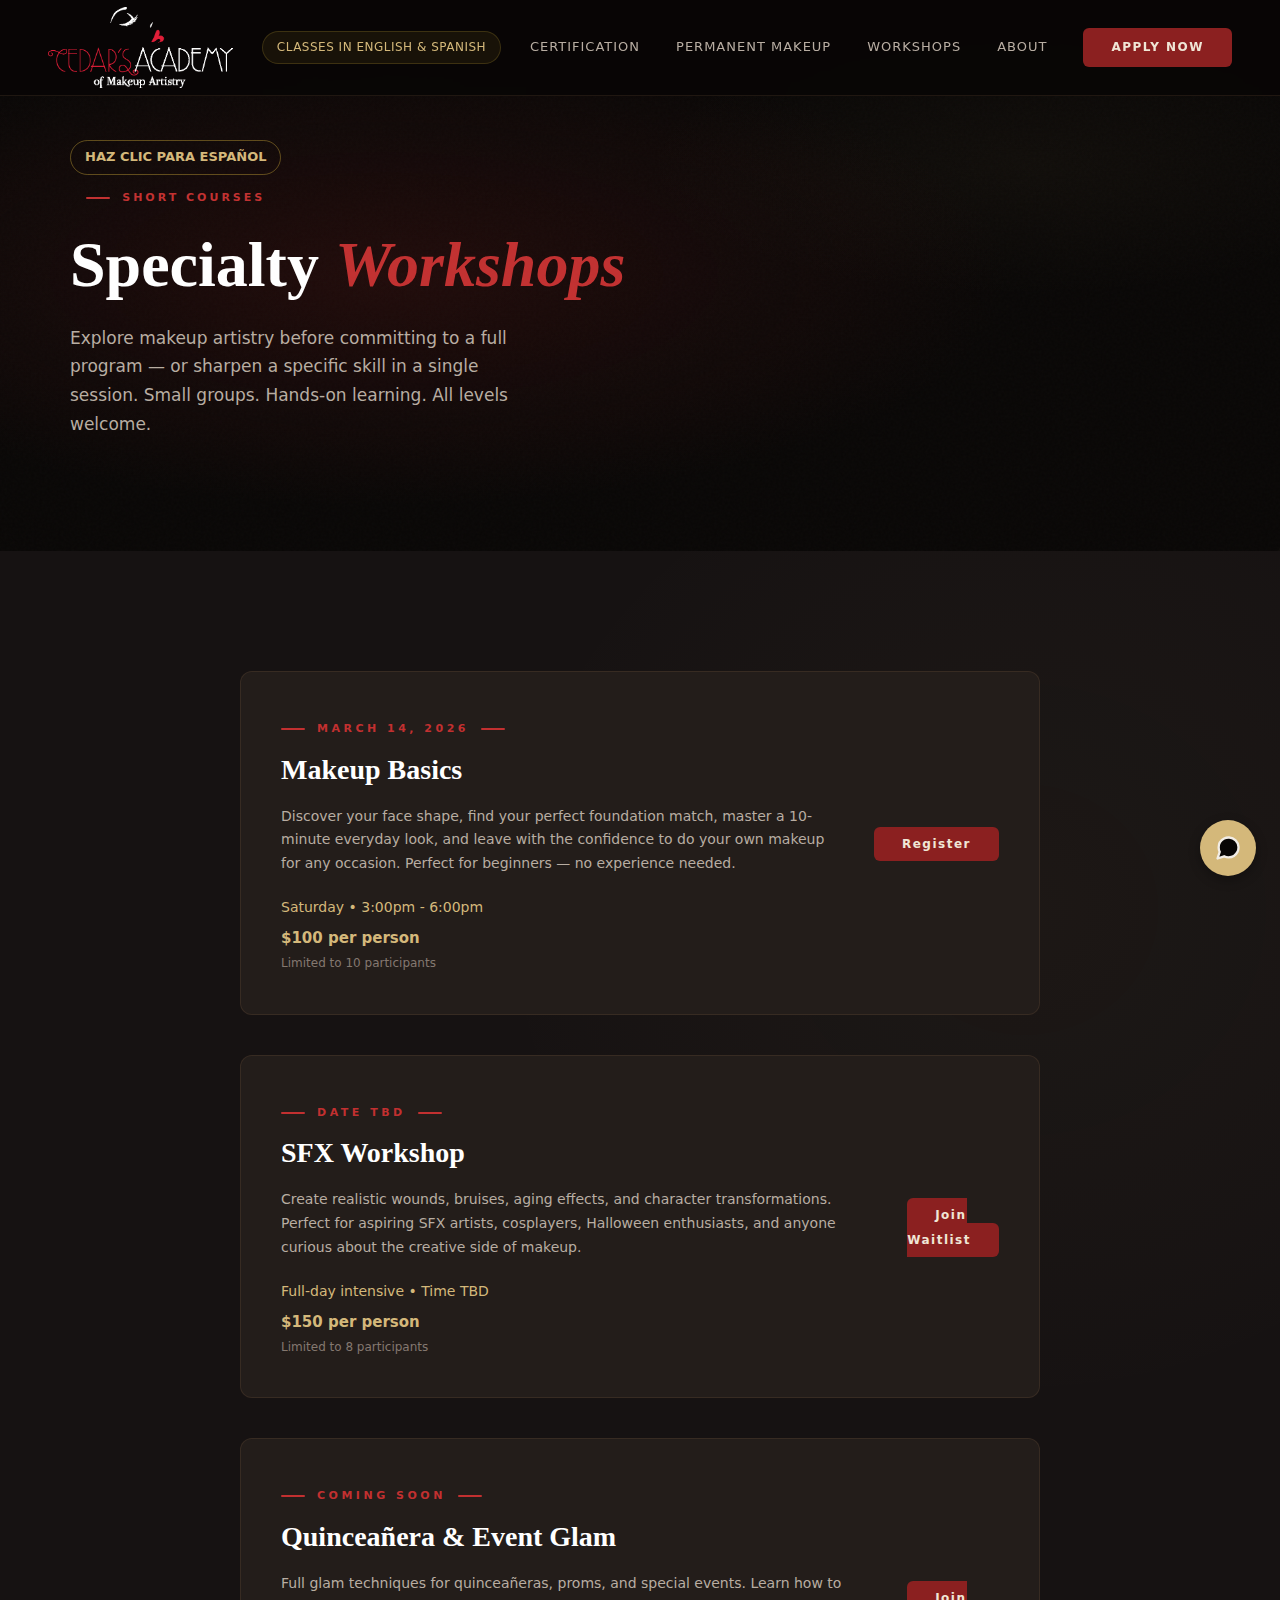
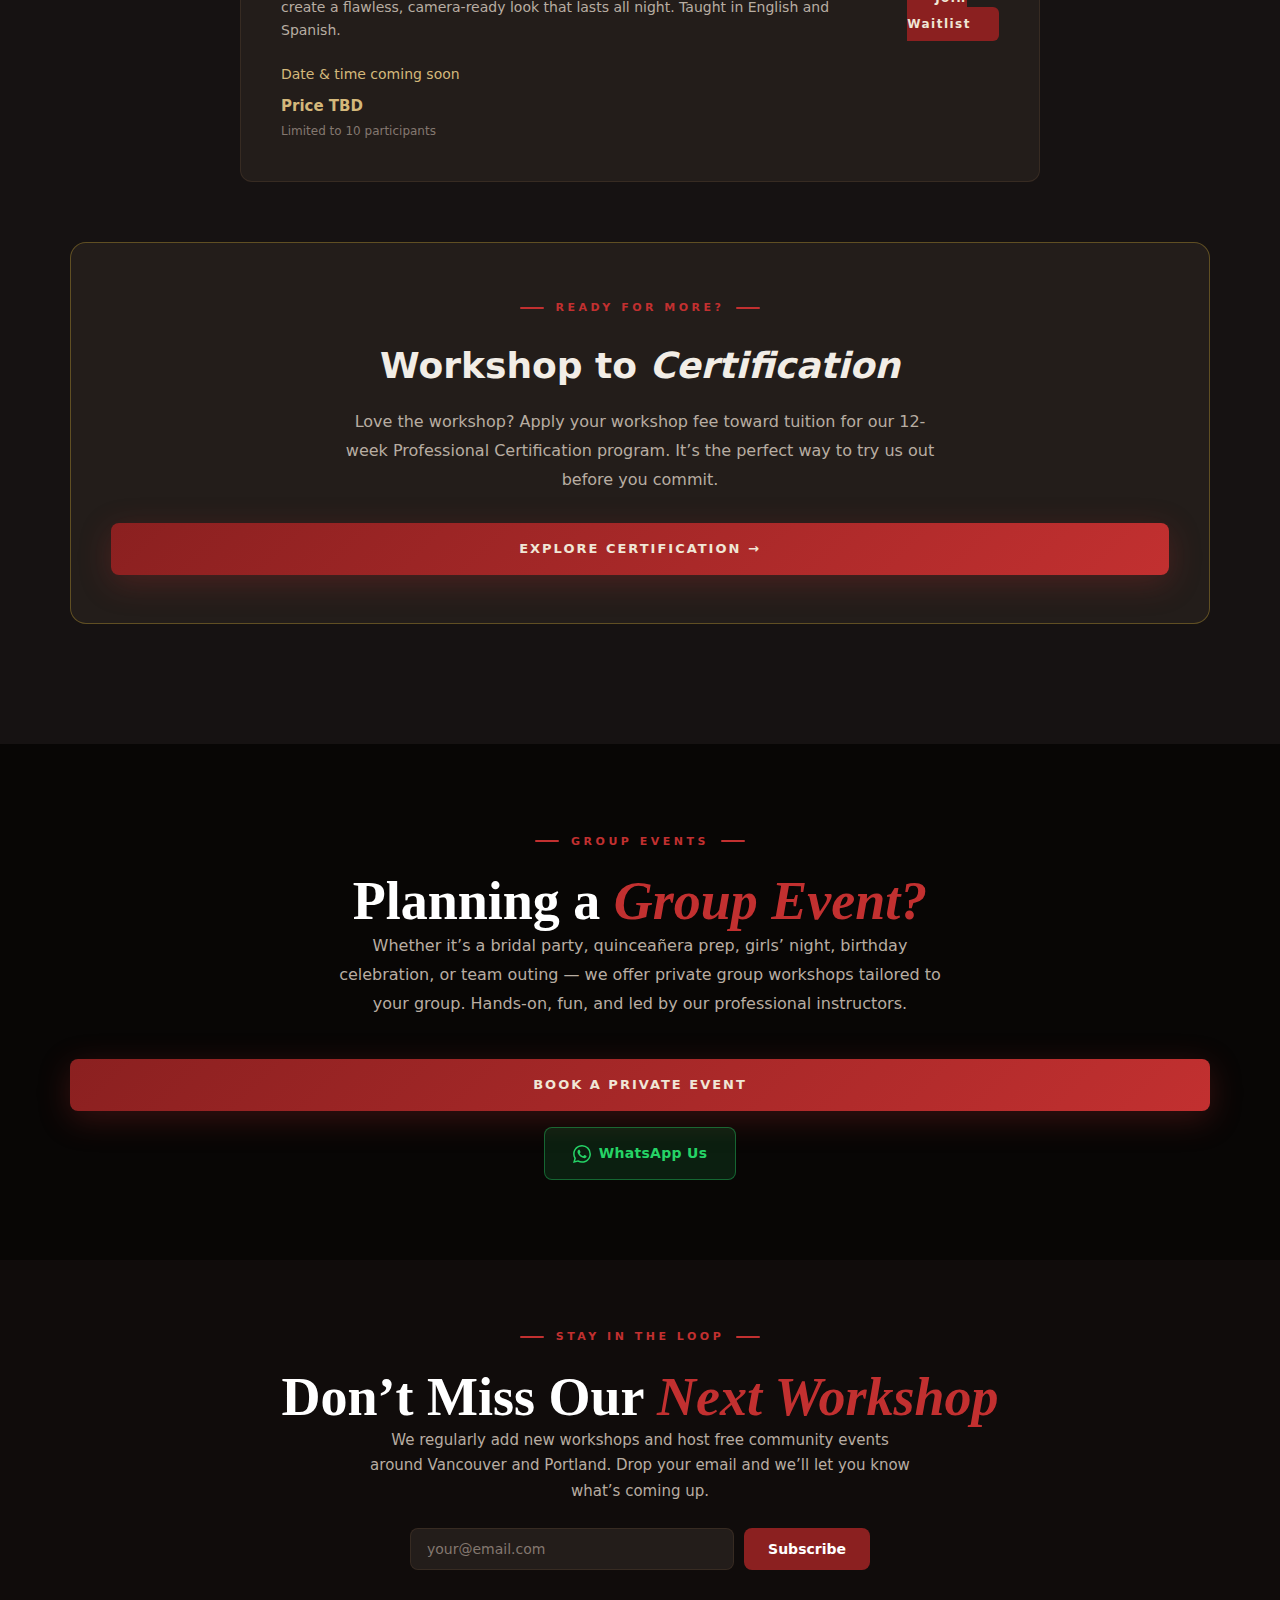
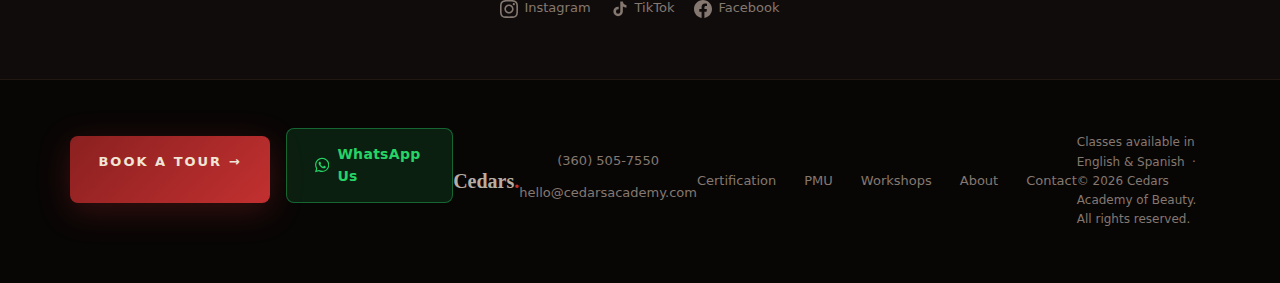
<file: workshops.html>
<!DOCTYPE html>
<html lang="en">

<head>
    <meta http-equiv="Content-Security-Policy"
        content="default-src 'self'; script-src 'self' 'unsafe-inline' https://link.msgsndr.com; style-src 'self' 'unsafe-inline' https://fonts.googleapis.com; font-src 'self' https://fonts.gstatic.com; img-src 'self' data:; frame-src 'self' https://api.leadconnectorhq.com; connect-src 'self';">
    <meta charset="UTF-8">
    <meta name="viewport" content="width=device-width, initial-scale=1.0">
    <title>Makeup Workshops &amp; Events | Cedar's Academy</title>
    <meta name="description"
        content="Hands-on makeup workshops in Vancouver, WA. Learn the basics, explore SFX, or book a private group event. All skill levels welcome.">
    <link rel="canonical" href="https://cedarsacademy.com/workshops.html">
    <meta property="og:type" content="website">
    <meta property="og:title" content="Makeup Workshops — Cedar's Academy">
    <meta property="og:description" content="Hands-on workshops in Vancouver, WA. All levels welcome.">
    <meta property="og:image" content="https://cedarsacademy.com/assets/images/certificate.jpeg">
    <meta property="og:url" content="https://cedarsacademy.com/workshops.html">
    <meta name="twitter:card" content="summary_large_image">
    <link rel="icon" href="assets/images/favicon.ico">
    <link rel="preconnect" href="https://fonts.googleapis.com">
    <link
        href="https://fonts.googleapis.com/css2?family=Cormorant+Garamond:ital,wght@0,400;0,500;0,600;0,700;1,400;1,500;1,600&family=Outfit:wght@300;400;500;600;700&display=swap"
        rel="stylesheet">
    <link rel="stylesheet" href="style.css">
</head>

<body>

    <nav class="nav">
        <a href="index.html" class="nav-logo"><img src="assets/images/logo-white.png"
                alt="Cedars Academy of Beauty"></a>
        <div class="nav-bilingual hidden-mobile">Classes in English &amp; Spanish</div>
        <div class="nav-links">
            <a href="certification.html">Certification</a>
            <a href="permanent-makeup.html">Permanent Makeup</a>
            <a href="workshops.html">Workshops</a>
            <a href="about.html">About</a>
            <a href="certification.html#pricing" class="nav-cta">Apply Now</a>
        </div>
    </nav>

    <section class="hero has-noise hero-short">
        <div class="container">
            <div class="hero-eyebrow-group">
                <a href="#es" class="hero-lang-toggle">Haz clic para Espa&ntilde;ol</a>
                <div class="hero-eyebrow">Short Courses</div>
            </div>
            <h1 class="section-title">Specialty <em>Workshops</em></h1>
            <p class="hero-sub max-w-600">Explore makeup artistry before committing to a full program &mdash; or sharpen
                a specific skill in a single session. Small groups. Hands-on learning. All levels welcome.</p>
        </div>
    </section>

    <section class="curriculum-section">
        <div class="container">
            <div class="about-highlights highlights-single-col">

                <div class="about-highlight highlight-row">
                    <div class="flex-1">
                        <div class="eyebrow mb-10">March 14, 2026</div>
                        <h3 class="module-title text-28">Makeup Basics</h3>
                        <p class="module-desc">Discover your face shape, find your perfect foundation match, master a
                            10-minute everyday look, and leave with the confidence to do your own makeup for any
                            occasion. Perfect for beginners &mdash; no experience needed.</p>
                        <div class="text-gold-sm">Saturday &bull; 3:00pm - 6:00pm</div>
                        <div class="workshop-price">$100 per person</div>
                        <div class="workshop-limit">Limited to 10 participants</div>
                    </div>
                    <div>
                        <a href="index.html" class="nav-cta btn-unstyled">Register</a>
                    </div>
                </div>

                <div class="about-highlight highlight-row">
                    <div class="flex-1">
                        <div class="eyebrow mb-10">Date TBD</div>
                        <h3 class="module-title text-28">SFX Workshop</h3>
                        <p class="module-desc">Create realistic wounds, bruises, aging effects, and character
                            transformations. Perfect for aspiring SFX artists, cosplayers, Halloween enthusiasts, and
                            anyone curious about the creative side of makeup.</p>
                        <div class="text-gold-sm">Full-day intensive &bull; Time TBD</div>
                        <div class="workshop-price">$150 per person</div>
                        <div class="workshop-limit">Limited to 8 participants</div>
                    </div>
                    <div>
                        <a href="mailto:hello@cedarsacademy.com?subject=SFX+Workshop+Waitlist"
                            class="nav-cta btn-unstyled">Join Waitlist</a>
                    </div>
                </div>

                <div class="about-highlight highlight-row">
                    <div class="flex-1">
                        <div class="eyebrow mb-10">Coming Soon</div>
                        <h3 class="module-title text-28">Quincea&ntilde;era &amp; Event Glam</h3>
                        <p class="module-desc">Full glam techniques for quincea&ntilde;eras, proms, and special events.
                            Learn how to create a flawless, camera-ready look that lasts all night. Taught in English
                            and Spanish.</p>
                        <div class="text-gold-sm">Date &amp; time coming soon</div>
                        <div class="workshop-price">Price TBD</div>
                        <div class="workshop-limit">Limited to 10 participants</div>
                    </div>
                    <div>
                        <a href="mailto:hello@cedarsacademy.com?subject=Quincea%C3%B1era+Workshop+Waitlist"
                            class="nav-cta btn-unstyled">Join Waitlist</a>
                    </div>
                </div>

            </div>

            <!-- Workshop → Certification Callout -->
            <div class="workshop-callout">
                <div class="eyebrow">Ready for More?</div>
                <h2>Workshop to <em>Certification</em></h2>
                <p>Love the workshop? Apply your workshop fee toward tuition for our 12-week Professional Certification
                    program. It&rsquo;s the perfect way to try us out before you commit.</p>
                <a href="certification.html" class="form-btn">Explore Certification &rarr;</a>
            </div>

        </div>
    </section>

    <section class="private-events-section">
        <div class="container">
            <div class="eyebrow">Group Events</div>
            <h2 class="section-title">Planning a <em>Group Event?</em></h2>
            <p>Whether it&rsquo;s a bridal party, quincea&ntilde;era prep, girls&rsquo; night, birthday celebration, or
                team outing &mdash; we offer private group workshops tailored to your group. Hands-on, fun, and led by
                our professional instructors.</p>
            <div class="dual-cta-row">
                <a href="mailto:hello@cedarsacademy.com?subject=Private+Group+Workshop" class="form-btn">Book a Private
                    Event</a>
                <a href="https://wa.me/1XXXXXXXXXX?text=Hi%2C+I%27m+interested+in+booking+a+private+group+workshop"
                    target="_blank" rel="noopener" class="whatsapp-btn">
                    <svg viewBox="0 0 24 24" xmlns="http://www.w3.org/2000/svg">
                        <path
                            d="M17.472 14.382c-.297-.149-1.758-.867-2.03-.967-.273-.099-.471-.148-.67.15-.197.297-.767.966-.94 1.164-.173.199-.347.223-.644.075-.297-.15-1.255-.463-2.39-1.475-.883-.788-1.48-1.761-1.653-2.059-.173-.297-.018-.458.13-.606.134-.133.298-.347.446-.52.149-.174.198-.298.298-.497.099-.198.05-.371-.025-.52-.075-.149-.669-1.612-.916-2.207-.242-.579-.487-.5-.669-.51-.173-.008-.371-.01-.57-.01-.198 0-.52.074-.792.372-.272.297-1.04 1.016-1.04 2.479 0 1.462 1.065 2.875 1.213 3.074.149.198 2.096 3.2 5.077 4.487.709.306 1.262.489 1.694.625.712.227 1.36.195 1.871.118.571-.085 1.758-.719 2.006-1.413.248-.694.248-1.289.173-1.413-.074-.124-.272-.198-.57-.347m-5.421 7.403h-.004a9.87 9.87 0 01-5.031-1.378l-.361-.214-3.741.982.998-3.648-.235-.374a9.86 9.86 0 01-1.51-5.26c.001-5.45 4.436-9.884 9.888-9.884 2.64 0 5.122 1.03 6.988 2.898a9.825 9.825 0 012.893 6.994c-.003 5.45-4.437 9.884-9.885 9.884m8.413-18.297A11.815 11.815 0 0012.05 0C5.495 0 .16 5.335.157 11.892c0 2.096.547 4.142 1.588 5.945L.057 24l6.305-1.654a11.882 11.882 0 005.683 1.448h.005c6.554 0 11.89-5.335 11.893-11.893a11.821 11.821 0 00-3.48-8.413z" />
                    </svg>
                    WhatsApp Us
                </a>
            </div>
        </div>
    </section>

    <section class="email-capture-section">
        <div class="container">
            <div class="eyebrow">Stay in the Loop</div>
            <h2 class="section-title">Don&rsquo;t Miss Our <em>Next Workshop</em></h2>
            <p>We regularly add new workshops and host free community events around Vancouver and Portland. Drop your
                email and we&rsquo;ll let you know what&rsquo;s coming up.</p>
            <form class="email-capture-form" action="mailto:hello@cedarsacademy.com" method="get">
                <input type="email" name="email" placeholder="your@email.com" required>
                <button type="submit">Subscribe</button>
            </form>
            <div class="social-icons-row">
                <a href="https://instagram.com/cedarsacademy" target="_blank" rel="noopener">
                    <svg width="18" height="18" viewBox="0 0 24 24" fill="currentColor">
                        <path
                            d="M12 2.163c3.204 0 3.584.012 4.85.07 3.252.148 4.771 1.691 4.919 4.919.058 1.265.069 1.645.069 4.849 0 3.205-.012 3.584-.069 4.849-.149 3.225-1.664 4.771-4.919 4.919-1.266.058-1.644.07-4.85.07-3.204 0-3.584-.012-4.849-.07-3.26-.149-4.771-1.699-4.919-4.92-.058-1.265-.07-1.644-.07-4.849 0-3.204.013-3.583.07-4.849.149-3.227 1.664-4.771 4.919-4.919 1.266-.057 1.645-.069 4.849-.069zm0-2.163c-3.259 0-3.667.014-4.947.072-4.358.2-6.78 2.618-6.98 6.98-.059 1.281-.073 1.689-.073 4.948 0 3.259.014 3.668.072 4.948.2 4.358 2.618 6.78 6.98 6.98 1.281.058 1.689.072 4.948.072 3.259 0 3.668-.014 4.948-.072 4.354-.2 6.782-2.618 6.979-6.98.059-1.28.073-1.689.073-4.948 0-3.259-.014-3.667-.072-4.947-.196-4.354-2.617-6.78-6.979-6.98-1.281-.059-1.69-.073-4.949-.073zm0 5.838c-3.403 0-6.162 2.759-6.162 6.162s2.759 6.163 6.162 6.163 6.162-2.759 6.162-6.163c0-3.403-2.759-6.162-6.162-6.162zm0 10.162c-2.209 0-4-1.79-4-4 0-2.209 1.791-4 4-4s4 1.791 4 4c0 2.21-1.791 4-4 4zm6.406-11.845c-.796 0-1.441.645-1.441 1.44s.645 1.44 1.441 1.44c.795 0 1.439-.645 1.439-1.44s-.644-1.44-1.439-1.44z" />
                    </svg>
                    Instagram
                </a>
                <a href="https://tiktok.com/@cedarsacademy" target="_blank" rel="noopener">
                    <svg width="18" height="18" viewBox="0 0 24 24" fill="currentColor">
                        <path
                            d="M19.59 6.69a4.83 4.83 0 01-3.77-4.25V2h-3.45v13.67a2.89 2.89 0 01-2.88 2.5 2.89 2.89 0 01-2.89-2.89 2.89 2.89 0 012.89-2.89c.28 0 .54.04.79.1V9.01a6.34 6.34 0 00-.79-.05 6.34 6.34 0 00-6.34 6.34 6.34 6.34 0 006.34 6.34 6.34 6.34 0 006.33-6.34V8.69a8.18 8.18 0 004.78 1.53V6.77a4.86 4.86 0 01-1-.08z" />
                    </svg>
                    TikTok
                </a>
                <a href="https://facebook.com/cedarsacademy" target="_blank" rel="noopener">
                    <svg width="18" height="18" viewBox="0 0 24 24" fill="currentColor">
                        <path
                            d="M24 12.073c0-6.627-5.373-12-12-12s-12 5.373-12 12c0 5.99 4.388 10.954 10.125 11.854v-8.385H7.078v-3.47h3.047V9.43c0-3.007 1.792-4.669 4.533-4.669 1.312 0 2.686.235 2.686.235v2.953H15.83c-1.491 0-1.956.925-1.956 1.874v2.25h3.328l-.532 3.47h-2.796v8.385C19.612 23.027 24 18.062 24 12.073z" />
                    </svg>
                    Facebook
                </a>
            </div>
        </div>
    </section>

    <footer class="footer">
        <div class="footer-inner">
            <div class="footer-ctas">
                <a href="index.html" class="form-btn">Book a Tour &rarr;</a>
                <a href="https://wa.me/1XXXXXXXXXX?text=Hi%2C+I%27m+interested+in+Cedar%27s+Academy" target="_blank"
                    rel="noopener" class="whatsapp-btn">
                    <svg viewBox="0 0 24 24" xmlns="http://www.w3.org/2000/svg">
                        <path
                            d="M17.472 14.382c-.297-.149-1.758-.867-2.03-.967-.273-.099-.471-.148-.67.15-.197.297-.767.966-.94 1.164-.173.199-.347.223-.644.075-.297-.15-1.255-.463-2.39-1.475-.883-.788-1.48-1.761-1.653-2.059-.173-.297-.018-.458.13-.606.134-.133.298-.347.446-.52.149-.174.198-.298.298-.497.099-.198.05-.371-.025-.52-.075-.149-.669-1.612-.916-2.207-.242-.579-.487-.5-.669-.51-.173-.008-.371-.01-.57-.01-.198 0-.52.074-.792.372-.272.297-1.04 1.016-1.04 2.479 0 1.462 1.065 2.875 1.213 3.074.149.198 2.096 3.2 5.077 4.487.709.306 1.262.489 1.694.625.712.227 1.36.195 1.871.118.571-.085 1.758-.719 2.006-1.413.248-.694.248-1.289.173-1.413-.074-.124-.272-.198-.57-.347m-5.421 7.403h-.004a9.87 9.87 0 01-5.031-1.378l-.361-.214-3.741.982.998-3.648-.235-.374a9.86 9.86 0 01-1.51-5.26c.001-5.45 4.436-9.884 9.888-9.884 2.64 0 5.122 1.03 6.988 2.898a9.825 9.825 0 012.893 6.994c-.003 5.45-4.437 9.884-9.885 9.884m8.413-18.297A11.815 11.815 0 0012.05 0C5.495 0 .16 5.335.157 11.892c0 2.096.547 4.142 1.588 5.945L.057 24l6.305-1.654a11.882 11.882 0 005.683 1.448h.005c6.554 0 11.89-5.335 11.893-11.893a11.821 11.821 0 00-3.48-8.413z" />
                    </svg>
                    WhatsApp Us
                </a>
            </div>
            <div class="footer-logo">Cedars<span>.</span></div>
            <div class="footer-contact">
                <a href="tel:3605057550">(360) 505-7550</a>
                <a href="mailto:hello@cedarsacademy.com">hello@cedarsacademy.com</a>
            </div>
            <div class="footer-links">
                <a href="certification.html">Certification</a>
                <a href="permanent-makeup.html">PMU</a>
                <a href="workshops.html">Workshops</a>
                <a href="about.html">About</a>
                <a href="mailto:hello@cedarsacademy.com">Contact</a>
            </div>
            <div class="footer-copy">Classes available in English &amp; Spanish &nbsp;&middot;&nbsp; &copy; 2026 Cedars
                Academy of Beauty. All rights reserved.</div>
        </div>
    </footer>

    <div class="sticky-mobile-bar">
        <a href="index.html" class="form-btn">Book a Tour</a>
        <a href="https://wa.me/1XXXXXXXXXX?text=Hi%2C+I%27m+interested+in+Cedar%27s+Academy" target="_blank"
            rel="noopener" class="whatsapp-btn">
            <svg viewBox="0 0 24 24" xmlns="http://www.w3.org/2000/svg">
                <path
                    d="M17.472 14.382c-.297-.149-1.758-.867-2.03-.967-.273-.099-.471-.148-.67.15-.197.297-.767.966-.94 1.164-.173.199-.347.223-.644.075-.297-.15-1.255-.463-2.39-1.475-.883-.788-1.48-1.761-1.653-2.059-.173-.297-.018-.458.13-.606.134-.133.298-.347.446-.52.149-.174.198-.298.298-.497.099-.198.05-.371-.025-.52-.075-.149-.669-1.612-.916-2.207-.242-.579-.487-.5-.669-.51-.173-.008-.371-.01-.57-.01-.198 0-.52.074-.792.372-.272.297-1.04 1.016-1.04 2.479 0 1.462 1.065 2.875 1.213 3.074.149.198 2.096 3.2 5.077 4.487.709.306 1.262.489 1.694.625.712.227 1.36.195 1.871.118.571-.085 1.758-.719 2.006-1.413.248-.694.248-1.289.173-1.413-.074-.124-.272-.198-.57-.347m-5.421 7.403h-.004a9.87 9.87 0 01-5.031-1.378l-.361-.214-3.741.982.998-3.648-.235-.374a9.86 9.86 0 01-1.51-5.26c.001-5.45 4.436-9.884 9.888-9.884 2.64 0 5.122 1.03 6.988 2.898a9.825 9.825 0 012.893 6.994c-.003 5.45-4.437 9.884-9.885 9.884m8.413-18.297A11.815 11.815 0 0012.05 0C5.495 0 .16 5.335.157 11.892c0 2.096.547 4.142 1.588 5.945L.057 24l6.305-1.654a11.882 11.882 0 005.683 1.448h.005c6.554 0 11.89-5.335 11.893-11.893a11.821 11.821 0 00-3.48-8.413z" />
            </svg>
            WhatsApp
        </a>
    </div>

    <!-- ============ FLOATING CHAT WIDGET ============ -->
    <a href="https://wa.me/1XXXXXXXXXX?text=Hi%2C+I%27m+interested+in+Cedar%27s+Academy" target="_blank" rel="noopener"
        class="floating-chat-btn" aria-label="Chat with us">
        <svg viewBox="0 0 24 24" fill="none" stroke="currentColor" stroke-width="2" stroke-linecap="round"
            stroke-linejoin="round">
            <path
                d="M21 11.5a8.38 8.38 0 0 1-.9 3.8 8.5 8.5 0 0 1-7.6 4.7 8.38 8.38 0 0 1-3.8-.9L3 21l1.9-5.7a8.38 8.38 0 0 1-.9-3.8 8.5 8.5 0 0 1 4.7-7.6 8.38 8.38 0 0 1 3.8-.9h.5a8.48 8.48 0 0 1 8 8v.5z" />
        </svg>
    </a>

</body>

</html>
</file>
<file: style.css>
/* ================================================================
   RESET & VARIABLES
   ================================================================ */
*,
*::before,
*::after {
  box-sizing: border-box;
  margin: 0;
  padding: 0;
}

:root {
  /* Core backgrounds — layered from deepest to lightest */
  --bg-void: #080605;
  --bg-deep: #100c0b;
  --bg-dark: #161212;
  --bg-card: #231d1a;
  --bg-card-hover: #2b2420;
  --bg-elevated: #261f1d;

  /* Brand reds */
  --red-deep: #6b1a1a;
  --red: #8b2020;
  --red-bright: #c23030;
  --red-glow: rgba(194, 48, 48, 0.15);
  --red-dim: rgba(194, 48, 48, 0.08);

  /* Gold accent */
  --gold-dark: #8a7040;
  --gold: #d4b87a;
  --gold-light: #e0c88a;
  --gold-glow: rgba(201, 169, 110, 0.1);
  --gold-dim: rgba(201, 169, 110, 0.05);

  /* Warm neutrals */
  --cream: #f0e6d6;
  --cream-dim: rgba(240, 230, 214, 0.9);
  --text-hero: #ffffff;
  --text-primary: #f2ede6;
  --text-secondary: #b8ada2;
  --text-muted: #847870;

  /* Borders */
  --border: rgba(160, 120, 80, 0.16);
  --border-bright: rgba(160, 120, 80, 0.32);

  /* Functional */
  --green: #4ade80;
  --green-bg: rgba(74, 222, 128, 0.08);
  --green-border: rgba(74, 222, 128, 0.15);
  --red-x: #f87171;
  --red-x-bg: rgba(248, 113, 113, 0.08);
  --red-x-border: rgba(248, 113, 113, 0.15);

  /* Typography */
  --font-display: 'Cormorant Garamond', Georgia, serif;
  --font-body: 'Outfit', system-ui, sans-serif;

  /* Layout */
  --max-w: 1140px;
  --section-pad: clamp(72px, 10vw, 120px) clamp(20px, 5vw, 40px);
}

html {
  scroll-behavior: smooth;
  scroll-padding-top: 96px;
}

body {
  background: var(--bg-void);
  color: var(--text-primary);
  font-family: var(--font-body);
  font-weight: 400;
  font-size: 16px;
  line-height: 1.6;
  -webkit-font-smoothing: antialiased;
  overflow-x: hidden;
}

img {
  max-width: 100%;
  display: block;
}

a {
  color: inherit;
  text-decoration: none;
}

ul {
  list-style: none;
}

/* Utility */
.container {
  max-width: var(--max-w);
  margin: 0 auto;
  width: 100%;
}

/* Noise overlay mixin */
.has-noise::after {
  content: '';
  position: absolute;
  inset: 0;
  background-image: url("data:image/svg+xml,%3Csvg viewBox='0 0 256 256' xmlns='http://www.w3.org/2000/svg'%3E%3Cfilter id='n'%3E%3CfeTurbulence type='fractalNoise' baseFrequency='0.8' numOctaves='4' stitchTiles='stitch'/%3E%3C/filter%3E%3Crect width='100%25' height='100%25' filter='url(%23n)' opacity='0.025'/%3E%3C/svg%3E");
  pointer-events: none;
  z-index: 0;
}

/* Gold horizontal rule */
.gold-rule {
  width: 60px;
  height: 2px;
  background: linear-gradient(90deg, var(--gold), var(--gold-dark));
  border: none;
  border-radius: 1px;
}

/* Section eyebrow */
.eyebrow {
  display: inline-flex;
  align-items: center;
  gap: 12px;
  font-size: 11px;
  font-weight: 600;
  letter-spacing: 3.5px;
  text-transform: uppercase;
  color: var(--red-bright);
  margin-bottom: 20px;
}

.eyebrow::before,
.eyebrow::after {
  content: '';
  width: 24px;
  height: 2px;
  background: var(--red-bright);
  border-radius: 1px;
}

/* Section title */
.section-title {
  font-family: var(--font-display);
  font-size: clamp(32px, 4.5vw, 54px);
  font-weight: 700;
  line-height: 1.15;
  color: #ffffff;
}

.section-title em {
  font-style: italic;
  color: var(--red-bright);
}

/* Animations */
@keyframes fade-up {
  from {
    opacity: 0;
    transform: translateY(24px);
  }

  to {
    opacity: 1;
    transform: translateY(0);
  }
}

@keyframes fade-in {
  from {
    opacity: 0;
  }

  to {
    opacity: 1;
  }
}

@keyframes gold-shimmer {

  0%,
  100% {
    opacity: 0.3;
  }

  50% {
    opacity: 0.6;
  }
}

/* ================================================================
   NAVIGATION
   ================================================================ */
.nav {
  position: fixed;
  top: 0;
  left: 0;
  right: 0;
  z-index: 100;
  padding: 0 clamp(20px, 5vw, 48px);
  height: 96px;
  display: flex;
  align-items: center;
  justify-content: space-between;
  background: rgba(8, 6, 5, 0.9);
  -webkit-backdrop-filter: blur(20px);
  backdrop-filter: blur(20px);
  border-bottom: 1px solid var(--border);
}

.nav-logo {
  display: block;
  width: 185px;
  height: auto;
}

.nav-logo img {
  width: 100%;
  height: auto;
  display: block;
}

/* 
.nav-logo .academy-of {
  font-size: 11px;
  font-weight: 400;
  font-style: italic;
  letter-spacing: 3px;
  text-transform: uppercase;
  color: var(--gold);
  display: block;
  margin-top: -2px;
}

.nav-logo span {
  color: var(--red-bright);
} 
*/

.nav-links {
  display: flex;
  align-items: center;
  gap: 36px;
}

.nav-links a {
  font-size: 13px;
  font-weight: 500;
  letter-spacing: 1px;
  text-transform: uppercase;
  color: var(--text-secondary);
  transition: color 0.3s;
}

.nav-links a:hover {
  color: var(--cream);
}

.hero-lang-toggle {
  display: inline-flex;
  align-items: center;
  justify-content: center;
  color: var(--gold) !important;
  font-family: var(--font-body);
  font-size: 13px !important;
  font-weight: 600 !important;
  text-transform: uppercase;
  text-decoration: none;
  padding: 6px 14px;
  border: 1px solid rgba(212, 175, 55, 0.4);
  border-radius: 20px;
  transition: background-color 0.2s, color 0.2s, border-color 0.2s;
  margin-bottom: 14px;
}

.hero-lang-toggle:hover {
  background-color: rgba(212, 175, 55, 0.1);
  border-color: var(--gold);
}

.hero-eyebrow-group {
  display: inline-flex;
  flex-direction: column;
  align-items: center;
  margin-bottom: 24px;
}

.hero-eyebrow-group .hero-eyebrow {
  margin-bottom: 0px;
}

.hero-lang-link {
  display: block;
  margin-top: 14px;
  color: var(--text-muted);
  font-family: var(--font-body);
  font-size: 13.5px;
  text-decoration: none;
  text-align: center;
  transition: color 0.2s;
}

.hero-lang-link:hover {
  color: var(--gold);
  text-decoration: underline;
}

.nav-cta {
  padding: 10px 28px;
  background: var(--red);
  color: var(--cream) !important;
  border-radius: 6px;
  font-size: 12px !important;
  font-weight: 600 !important;
  letter-spacing: 1.5px !important;
  transition: background 0.3s, transform 0.2s !important;
}

.nav-cta:hover {
  background: var(--red-bright) !important;
  transform: translateY(-1px);
}

/* ================================================================
   HERO
   ================================================================ */
.hero {
  position: relative;
  min-height: 100vh;
  /* Ensure section is tall enough for portrait video content */
  min-height: 900px;
  display: flex;
  align-items: center;
  padding: 120px clamp(20px, 5vw, 48px) 80px;
  overflow: hidden;
  background:
    radial-gradient(ellipse 70% 60% at 30% 50%, rgba(139, 32, 32, 0.18) 0%, transparent 70%),
    radial-gradient(ellipse 50% 40% at 80% 30%, rgba(201, 169, 110, 0.04) 0%, transparent 60%),
    var(--bg-void);
}

.hero::before {
  content: '';
  position: absolute;
  top: -50%;
  right: -10%;
  width: 1px;
  height: 200%;
  background: linear-gradient(180deg, transparent, var(--gold), transparent);
  opacity: 0.08;
  transform: rotate(25deg);
}

.hero-split {
  display: grid;
  /* Give the video side more presence to show full dimensions */
  grid-template-columns: 1fr 1fr;
  gap: clamp(40px, 8vw, 100px);
  align-items: center;
  max-width: var(--max-w);
  margin: 0 auto;
  width: 100%;
  position: relative;
  z-index: 1;
}

.hero-left {
  animation: fade-up 1s ease-out;
}

.hero-eyebrow {
  display: inline-flex;
  align-items: center;
  gap: 12px;
  font-size: 11px;
  font-weight: 600;
  letter-spacing: 3px;
  text-transform: uppercase;
  color: var(--red-bright);
  margin-bottom: 28px;
}

.hero-eyebrow::before {
  content: '';
  width: 24px;
  height: 2px;
  background: var(--red-bright);
  border-radius: 1px;
}

.hero h1 {
  font-family: var(--font-display);
  font-size: clamp(40px, 5vw, 64px);
  font-weight: 700;
  line-height: 1.08;
  color: var(--text-hero);
  margin-bottom: 24px;
}

.hero h1 em {
  font-style: italic;
  color: var(--red-bright);
}

.hero-sub {
  font-size: clamp(15px, 1.6vw, 17px);
  font-weight: 300;
  color: var(--text-secondary);
  max-width: 480px;
  line-height: 1.7;
  margin-bottom: 32px;
}

.hero-checks {
  display: flex;
  flex-wrap: wrap;
  gap: 10px 28px;
}

.hero-check {
  display: flex;
  align-items: center;
  gap: 8px;
  font-size: 14px;
  font-weight: 400;
  color: var(--text-secondary);
}

.hero-check .hc-icon {
  color: var(--green);
  font-size: 15px;
  flex-shrink: 0;
}

/* Lead capture form */
.hero-form-wrap {
  animation: fade-up 1s ease-out 0.2s both;
}

.hero-form {
  background: var(--bg-card);
  border: 1px solid var(--border-bright);
  border-radius: 16px;
  padding: 36px 32px;
  position: relative;
  overflow: hidden;
}

.form-urgency {
  display: flex;
  align-items: center;
  justify-content: center;
  gap: 8px;
  padding: 10px 20px;
  background: linear-gradient(135deg, var(--red), var(--red-bright));
  margin: -36px -32px 28px;
  font-size: 10px;
  font-weight: 600;
  letter-spacing: 2px;
  text-transform: uppercase;
  color: var(--cream);
}

.form-urgency .urgency-dot {
  width: 6px;
  height: 6px;
  border-radius: 50%;
  background: var(--green);
  animation: gold-shimmer 2s ease-in-out infinite;
}

.form-title {
  font-family: var(--font-display);
  font-size: 26px;
  font-weight: 700;
  color: #ffffff;
  margin-bottom: 8px;
}

.form-subtitle {
  font-size: 14px;
  color: var(--text-secondary);
  line-height: 1.6;
  margin-bottom: 24px;
}

.form-field {
  width: 100%;
  padding: 14px 16px;
  background: var(--bg-deep);
  border: 1px solid var(--border);
  border-radius: 8px;
  color: var(--text-primary);
  font-family: var(--font-body);
  font-size: 14px;
  outline: none;
  transition: border-color 0.2s;
  margin-bottom: 12px;
  -webkit-appearance: none;
  appearance: none;
}

.form-field::placeholder {
  color: var(--text-muted);
}

.form-field:focus {
  border-color: var(--gold);
}

select.form-field {
  cursor: pointer;
  color: var(--text-muted);
}

select.form-field option {
  background: var(--bg-dark);
  color: var(--text-primary);
}

.form-btn {
  display: block;
  width: 100%;
  padding: 16px;
  margin-top: 8px;
  background: linear-gradient(135deg, var(--red), var(--red-bright));
  color: var(--cream);
  font-family: var(--font-body);
  font-size: 13px;
  font-weight: 600;
  letter-spacing: 2px;
  text-transform: uppercase;
  border: none;
  border-radius: 8px;
  cursor: pointer;
  transition: all 0.3s;
  box-shadow: 0 8px 32px rgba(194, 48, 48, 0.25);
}

.form-btn:hover {
  transform: translateY(-2px);
  box-shadow: 0 12px 40px rgba(194, 48, 48, 0.35);
}

.form-privacy {
  display: flex;
  align-items: center;
  justify-content: center;
  gap: 6px;
  margin-top: 14px;
  font-size: 12px;
  color: var(--text-muted);
}

.form-privacy .lock {
  font-size: 11px;
  color: var(--gold);
}



/* ================================================================
   STATS BAR
   ================================================================ */
.stats-section {
  position: relative;
  overflow: hidden;
  padding: 76px 40px;
  background:
    linear-gradient(135deg, rgba(139, 32, 32, 0.2) 0%, transparent 50%),
    linear-gradient(225deg, rgba(139, 32, 32, 0.1) 0%, transparent 50%),
    linear-gradient(180deg, var(--bg-dark) 0%, #1a1210 50%, var(--bg-dark) 100%);
}

.stats-section::before,
.stats-section::after {
  content: '';
  position: absolute;
  left: 10%;
  right: 10%;
  height: 1px;
  background: linear-gradient(90deg, transparent, var(--gold), transparent);
  opacity: 0.25;
}

.stats-section::before {
  top: 0;
}

.stats-section::after {
  bottom: 0;
}

.stats-grid {
  display: grid;
  grid-template-columns: repeat(4, 1fr);
  max-width: var(--max-w);
  margin: 0 auto;
  position: relative;
  z-index: 1;
}

.stat-item {
  text-align: center;
  padding: 0 20px;
  position: relative;
}

.stat-item:not(:last-child)::after {
  content: '';
  position: absolute;
  right: 0;
  top: 15%;
  height: 70%;
  width: 1px;
  background: linear-gradient(180deg, transparent, var(--gold), transparent);
  opacity: 0.18;
}

.stat-number {
  font-family: var(--font-display);
  font-weight: 700;
  font-size: clamp(46px, 5vw, 66px);
  line-height: 1;
  margin-bottom: 10px;
  background: linear-gradient(160deg, #fff5e0 20%, var(--gold) 50%, #c4a058 80%);
  -webkit-background-clip: text;
  -webkit-text-fill-color: transparent;
  background-clip: text;
  filter: drop-shadow(0 0 20px rgba(201, 169, 110, 0.12));
}

.stat-number .accent {
  font-size: 0.55em;
  vertical-align: super;
  background: linear-gradient(160deg, var(--red-bright), var(--red));
  -webkit-background-clip: text;
  background-clip: text;
}

.stat-label {
  font-size: 11px;
  font-weight: 500;
  letter-spacing: 3px;
  text-transform: uppercase;
  color: var(--text-secondary);
}


/* ================================================================
   SOCIAL PROOF LOGOS
   ================================================================ */
.logos-section {
  padding: 56px 40px;
  background: var(--bg-deep);
  border-top: 1px solid var(--border);
  border-bottom: 1px solid var(--border);
}

.logos-heading {
  text-align: center;
  font-size: 11px;
  font-weight: 500;
  letter-spacing: 4px;
  text-transform: uppercase;
  color: var(--text-muted);
  margin-bottom: 32px;
  display: flex;
  align-items: center;
  justify-content: center;
  gap: 20px;
}

.logos-heading::before,
.logos-heading::after {
  content: '';
  width: 50px;
  height: 1px;
  flex-shrink: 0;
}

.logos-heading::before {
  background: linear-gradient(90deg, transparent, var(--border-bright));
}

.logos-heading::after {
  background: linear-gradient(90deg, var(--border-bright), transparent);
}

.logos-grid {
  display: flex;
  align-items: center;
  justify-content: center;
  flex-wrap: wrap;
  gap: 14px;
  max-width: 860px;
  margin: 0 auto;
}

.logo-pill {
  padding: 11px 26px;
  border: 1px solid var(--border-bright);
  border-radius: 100px;
  font-size: 11px;
  font-weight: 500;
  letter-spacing: 2.5px;
  text-transform: uppercase;
  color: var(--text-secondary);
  transition: all 0.35s;
  cursor: default;
  position: relative;
  overflow: hidden;
}

.logo-pill::before {
  content: '';
  position: absolute;
  inset: 0;
  background: linear-gradient(135deg, var(--gold-dim), transparent);
  opacity: 0;
  transition: opacity 0.35s;
  border-radius: inherit;
}

.logo-pill:hover {
  border-color: var(--gold);
  color: var(--gold);
  transform: translateY(-2px);
  box-shadow: 0 6px 20px rgba(201, 169, 110, 0.06);
}

.logo-pill:hover::before {
  opacity: 1;
}


/* ================================================================
   ABOUT / WHY THIS ACADEMY
   ================================================================ */
.about-section {
  padding: var(--section-pad);
  background: var(--bg-void);
  position: relative;
}

.about-grid {
  display: grid;
  grid-template-columns: 1fr 1fr;
  gap: 72px;
  align-items: center;
}

.about-image-wrap {
  position: relative;
  border-radius: 16px;
  overflow: hidden;
  aspect-ratio: 4/5;
}

.about-image-wrap.reveal-image {
  /* Scroll-reveal starting state */
  opacity: 0;
  transform: translateY(40px);
  transition: opacity 1.4s ease, transform 1.4s ease;
}

/* Triggered by JS IntersectionObserver */
.about-image-wrap.reveal-image.is-visible {
  opacity: 1;
  transform: translateY(0);
}

/* Shimmer overlay on hover */
.about-image-wrap::before {
  content: '';
  position: absolute;
  inset: 0;
  background: linear-gradient(135deg,
      transparent 30%,
      rgba(255, 255, 255, 0.04) 50%,
      transparent 70%);
  background-size: 200% 200%;
  background-position: -100% -100%;
  z-index: 3;
  transition: background-position 0.6s ease;
  pointer-events: none;
  border-radius: inherit;
}

.about-image-wrap:hover::before {
  background-position: 200% 200%;
}


.about-image-wrap img {
  width: 100%;
  height: 100%;
  object-fit: cover;
  filter: grayscale(15%) brightness(0.9);
}

/* Gold corner accents */
.about-image-wrap::before {
  content: '';
  position: absolute;
  top: -1px;
  left: -1px;
  width: 80px;
  height: 80px;
  border-top: 2px solid var(--gold);
  border-left: 2px solid var(--gold);
  border-radius: 16px 0 0 0;
  opacity: 0.4;
  z-index: 2;
}

.about-image-wrap::after {
  content: '';
  position: absolute;
  bottom: -1px;
  right: -1px;
  width: 80px;
  height: 80px;
  border-bottom: 2px solid var(--gold);
  border-right: 2px solid var(--gold);
  border-radius: 0 0 16px 0;
  opacity: 0.4;
  z-index: 2;
}

.about-text .section-title {
  margin-bottom: 24px;
}

.about-text p {
  color: var(--text-secondary);
  font-size: 16px;
  line-height: 1.8;
  margin-bottom: 16px;
}

.about-text p strong {
  color: var(--text-primary);
  font-weight: 600;
}

.about-highlights {
  display: grid;
  grid-template-columns: 1fr 1fr;
  gap: 16px;
  margin-top: 32px;
}

.about-highlight {
  padding: 20px;
  background: var(--bg-card);
  border: 1px solid var(--border);
  border-radius: 12px;
  transition: border-color 0.3s;
}

.about-highlight:hover {
  border-color: var(--border-bright);
}

.about-highlight .hl-number {
  font-family: var(--font-display);
  font-size: 28px;
  font-weight: 700;
  color: var(--gold-light);
  margin-bottom: 4px;
}

.about-highlight .hl-text {
  font-size: 13px;
  color: var(--text-muted);
  font-weight: 500;
}


/* ================================================================
   CURRICULUM / WHAT YOU'LL LEARN
   ================================================================ */
.curriculum-section {
  padding: var(--section-pad);
  position: relative;
  overflow: hidden;
  background:
    radial-gradient(ellipse 60% 40% at 80% 20%, rgba(201, 169, 110, 0.04) 0%, transparent 70%),
    var(--bg-dark);
}

.curriculum-header {
  text-align: center;
  margin-bottom: 64px;
}

.curriculum-header .section-title {
  margin-bottom: 16px;
}

.curriculum-header p {
  color: var(--text-secondary);
  font-size: 17px;
  max-width: 600px;
  margin: 0 auto;
}

.curriculum-grid {
  display: grid;
  grid-template-columns: repeat(3, 1fr);
  gap: 20px;
}

.module-card {
  padding: 36px 30px;
  background: var(--bg-card);
  border: 1px solid var(--border);
  border-radius: 14px;
  transition: all 0.35s;
  position: relative;
  overflow: hidden;
}

.module-card::before {
  content: '';
  position: absolute;
  top: 0;
  left: 0;
  right: 0;
  height: 3px;
  background: linear-gradient(90deg, var(--red), var(--gold));
  opacity: 0;
  transition: opacity 0.35s;
}

.module-card:hover {
  border-color: var(--border-bright);
  transform: translateY(-4px);
  box-shadow: 0 16px 48px rgba(0, 0, 0, 0.3);
}

.module-card:hover::before {
  opacity: 1;
}

.module-number {
  font-family: var(--font-display);
  font-size: 36px;
  font-weight: 700;
  color: var(--red-bright);
  margin-bottom: 16px;
  line-height: 1;
}

.module-title {
  font-family: var(--font-display);
  font-size: 22px;
  font-weight: 600;
  color: #ffffff;
  margin-bottom: 12px;
}

.module-desc {
  font-size: 14px;
  color: var(--text-secondary);
  line-height: 1.7;
}

.module-weeks {
  display: inline-block;
  margin-top: 16px;
  padding: 5px 14px;
  background: var(--gold-dim);
  border: 1px solid rgba(201, 169, 110, 0.12);
  border-radius: 100px;
  font-size: 11px;
  font-weight: 500;
  letter-spacing: 1px;
  color: var(--gold);
}


/* ================================================================
   IS THIS FOR YOU?
   ================================================================ */
.foryou-section {
  padding: var(--section-pad);
  position: relative;
  overflow: hidden;
  background:
    radial-gradient(ellipse 80% 50% at 50% 0%, var(--red-dim) 0%, transparent 70%),
    linear-gradient(180deg, var(--bg-card) 0%, var(--bg-void) 100%);
}

.foryou-header {
  text-align: center;
  margin-bottom: 64px;
}

.foryou-header .section-title {
  margin-bottom: 0;
}

.foryou-grid {
  display: grid;
  grid-template-columns: 1fr 1fr;
  gap: 28px;
  max-width: 980px;
  margin: 0 auto;
}

.foryou-col {
  border-radius: 16px;
  padding: 40px 36px;
  transition: transform 0.3s, box-shadow 0.3s;
}

.foryou-col.yes {
  background: linear-gradient(160deg, rgba(74, 222, 128, 0.04), transparent 60%), var(--bg-card);
  border: 1px solid var(--green-border);
}

.foryou-col.no {
  background: linear-gradient(160deg, rgba(248, 113, 113, 0.04), transparent 60%), var(--bg-card);
  border: 1px solid var(--red-x-border);
}

.foryou-col.yes:hover {
  transform: translateY(-3px);
  box-shadow: 0 16px 48px rgba(74, 222, 128, 0.05);
}

.foryou-col.no:hover {
  transform: translateY(-3px);
  box-shadow: 0 16px 48px rgba(248, 113, 113, 0.05);
}

.col-header {
  font-family: var(--font-display);
  font-size: 22px;
  font-weight: 700;
  margin-bottom: 28px;
  padding-bottom: 20px;
  border-bottom: 1px solid var(--border);
  display: flex;
  align-items: center;
  gap: 12px;
  color: #ffffff;
}

.col-icon {
  width: 32px;
  height: 32px;
  border-radius: 50%;
  display: flex;
  align-items: center;
  justify-content: center;
  font-size: 15px;
  font-weight: 700;
  flex-shrink: 0;
}

.yes .col-icon {
  background: var(--green-bg);
  color: var(--green);
  border: 1px solid var(--green-border);
}

.no .col-icon {
  background: var(--red-x-bg);
  color: var(--red-x);
  border: 1px solid var(--red-x-border);
}

.foryou-list {
  display: flex;
  flex-direction: column;
  gap: 18px;
}

.foryou-list li {
  display: flex;
  align-items: flex-start;
  gap: 14px;
  font-size: 15px;
  line-height: 1.55;
  color: var(--text-secondary);
  transition: color 0.2s;
}

.foryou-col:hover .foryou-list li {
  color: var(--text-primary);
}

.li-icon {
  width: 22px;
  height: 22px;
  border-radius: 6px;
  display: flex;
  align-items: center;
  justify-content: center;
  flex-shrink: 0;
  margin-top: 1px;
  font-size: 11px;
  font-weight: 700;
}

.check {
  background: var(--green-bg);
  color: var(--green);
  border: 1px solid var(--green-border);
}

.x-mark {
  background: var(--red-x-bg);
  color: var(--red-x);
  border: 1px solid var(--red-x-border);
}


/* ================================================================
   TESTIMONIALS
   ================================================================ */
.testimonials-section {
  padding: var(--section-pad);
  background: var(--bg-deep);
  position: relative;
}

.testimonials-header {
  text-align: center;
  margin-bottom: 56px;
}

.testimonials-grid {
  display: grid;
  grid-template-columns: repeat(3, 1fr);
  gap: 24px;
}

.testimonial-card {
  padding: 36px 30px;
  background: var(--bg-card);
  border: 1px solid var(--border);
  border-radius: 14px;
  transition: all 0.3s;
  position: relative;
}

.testimonial-card:hover {
  border-color: var(--border-bright);
  transform: translateY(-3px);
}

.testimonial-quote {
  font-family: var(--font-display);
  font-size: 56px;
  font-weight: 700;
  color: var(--red-bright);
  opacity: 0.25;
  line-height: 1;
  margin-bottom: -8px;
}

.testimonial-text {
  font-size: 15px;
  font-style: italic;
  line-height: 1.7;
  color: var(--text-secondary);
  margin-bottom: 24px;
}

.testimonial-author {
  display: flex;
  align-items: center;
  gap: 14px;
  padding-top: 20px;
  border-top: 1px solid var(--border);
}

.testimonial-avatar {
  width: 44px;
  height: 44px;
  border-radius: 50%;
  background: linear-gradient(135deg, var(--red), var(--gold-dark));
  display: flex;
  align-items: center;
  justify-content: center;
  font-family: var(--font-display);
  font-size: 18px;
  font-weight: 700;
  color: var(--cream);
  flex-shrink: 0;
}

.testimonial-name {
  font-size: 14px;
  font-weight: 600;
  color: #ffffff;
}

.testimonial-role {
  font-size: 12px;
  color: var(--text-muted);
  margin-top: 2px;
}

/* Star rating */
.stars {
  display: flex;
  gap: 3px;
  margin-bottom: 16px;
}

.stars span {
  color: var(--gold);
  font-size: 14px;
}


/* ================================================================
   PRICING
   ================================================================ */
.pricing-section {
  padding: var(--section-pad);
  position: relative;
  overflow: hidden;
  background:
    radial-gradient(ellipse 70% 50% at 50% 50%, rgba(139, 32, 32, 0.08), transparent 70%),
    var(--bg-void);
}

.pricing-header {
  text-align: center;
  margin-bottom: 56px;
}

.pricing-header p {
  color: var(--text-secondary);
  font-size: 17px;
  max-width: 520px;
  margin: 16px auto 0;
}

.pricing-grid {
  display: grid;
  grid-template-columns: 1fr 1fr;
  gap: 28px;
  max-width: 820px;
  margin: 0 auto;
}

.pricing-card {
  padding: 44px 36px;
  background: var(--bg-card);
  border: 1px solid var(--border);
  border-radius: 16px;
  text-align: center;
  position: relative;
  transition: all 0.3s;
}

.pricing-card:hover {
  border-color: var(--border-bright);
  transform: translateY(-4px);
  box-shadow: 0 20px 60px rgba(0, 0, 0, 0.3);
}

.pricing-card.featured {
  border-color: var(--red);
  background:
    linear-gradient(160deg, rgba(194, 48, 48, 0.06), transparent 50%),
    var(--bg-card);
}

.pricing-card.featured::before {
  content: 'Most Popular';
  position: absolute;
  top: -1px;
  left: 50%;
  transform: translateX(-50%);
  padding: 6px 20px;
  background: linear-gradient(135deg, var(--red), var(--red-bright));
  color: var(--cream);
  font-size: 10px;
  font-weight: 600;
  letter-spacing: 2px;
  text-transform: uppercase;
  border-radius: 0 0 8px 8px;
}

.pricing-name {
  font-family: var(--font-display);
  font-size: 26px;
  font-weight: 700;
  color: #ffffff;
  margin-bottom: 8px;
}

.pricing-desc {
  font-size: 14px;
  color: var(--text-muted);
  margin-bottom: 28px;
}

.pricing-amount {
  font-family: var(--font-display);
  font-size: 52px;
  font-weight: 700;
  color: #ffffff;
  margin-bottom: 4px;
}

.pricing-amount .currency {
  font-size: 24px;
  vertical-align: super;
  color: var(--text-secondary);
}

.pricing-note {
  font-size: 13px;
  color: var(--text-muted);
  margin-bottom: 32px;
}

.pricing-features {
  text-align: left;
  display: flex;
  flex-direction: column;
  gap: 12px;
  margin-bottom: 36px;
}

.pricing-features li {
  display: flex;
  align-items: center;
  gap: 10px;
  font-size: 14px;
  color: var(--text-secondary);
}

.pricing-features .feat-check {
  color: var(--green);
  font-size: 14px;
  flex-shrink: 0;
}

.pricing-btn {
  display: block;
  width: 100%;
  padding: 16px;
  border-radius: 8px;
  font-size: 13px;
  font-weight: 600;
  letter-spacing: 1.5px;
  text-transform: uppercase;
  text-align: center;
  cursor: pointer;
  transition: all 0.3s;
  border: none;
}

.pricing-btn.solid {
  background: linear-gradient(135deg, var(--red), var(--red-bright));
  color: var(--cream);
  box-shadow: 0 6px 24px rgba(194, 48, 48, 0.2);
}

.pricing-btn.solid:hover {
  transform: translateY(-1px);
  box-shadow: 0 10px 32px rgba(194, 48, 48, 0.3);
}

.pricing-btn.outline {
  background: transparent;
  color: var(--text-primary);
  border: 1px solid var(--border-bright);
}

.pricing-btn.outline:hover {
  border-color: var(--gold);
  color: var(--gold);
  background: var(--gold-dim);
}


/* ================================================================
   FAQ
   ================================================================ */
.faq-section {
  padding: var(--section-pad);
  background: var(--bg-dark);
  border-top: 1px solid var(--border);
}

.faq-header {
  text-align: center;
  margin-bottom: 56px;
}

.faq-list {
  max-width: 760px;
  margin: 0 auto;
  display: flex;
  flex-direction: column;
  gap: 12px;
}

.faq-item {
  border: 1px solid var(--border);
  border-radius: 12px;
  background: var(--bg-card);
  overflow: hidden;
  transition: border-color 0.3s;
}

.faq-item:hover {
  border-color: var(--border-bright);
}

.faq-question {
  width: 100%;
  background: none;
  border: none;
  padding: 22px 28px;
  display: flex;
  align-items: center;
  justify-content: space-between;
  cursor: pointer;
  font-family: var(--font-body);
  font-size: 16px;
  font-weight: 500;
  color: #ffffff;
  text-align: left;
  transition: color 0.3s;
}

.faq-question:hover {
  color: var(--gold);
}

.faq-toggle {
  font-size: 20px;
  color: var(--text-muted);
  transition: transform 0.3s, color 0.3s;
  flex-shrink: 0;
  margin-left: 16px;
}

.faq-item.open .faq-toggle {
  transform: rotate(45deg);
  color: var(--red-bright);
}

.faq-answer {
  max-height: 0;
  overflow: hidden;
  transition: max-height 0.35s ease, padding 0.35s ease;
}

.faq-item.open .faq-answer {
  max-height: 300px;
  padding: 0 28px 24px;
}

.faq-answer p {
  font-size: 15px;
  line-height: 1.7;
  color: var(--text-secondary);
}


/* ================================================================
   FINAL CTA
   ================================================================ */
.final-cta {
  padding: var(--section-pad);
  text-align: center;
  position: relative;
  overflow: hidden;
  background:
    radial-gradient(ellipse 80% 60% at 50% 50%, rgba(139, 32, 32, 0.15), transparent 70%),
    var(--bg-void);
}

.final-cta::before {
  content: '';
  position: absolute;
  top: 0;
  left: 10%;
  right: 10%;
  height: 1px;
  background: linear-gradient(90deg, transparent, var(--gold), transparent);
  opacity: 0.2;
}

.final-cta .section-title {
  margin-bottom: 20px;
  font-size: clamp(36px, 5vw, 60px);
}

.final-cta p {
  color: var(--text-secondary);
  font-size: 17px;
  max-width: 500px;
  margin: 0 auto 40px;
}


/* ================================================================
   FOOTER
   ================================================================ */
.footer {
  padding: 48px 40px;
  background: var(--bg-void);
  border-top: 1px solid var(--border);
}

.footer-inner {
  display: flex;
  align-items: center;
  justify-content: space-between;
  max-width: var(--max-w);
  margin: 0 auto;
}

.footer-logo {
  font-family: var(--font-display);
  font-size: 20px;
  font-weight: 700;
  color: var(--text-secondary);
}

.footer-logo span {
  color: var(--red-bright);
}

.footer-links {
  display: flex;
  gap: 28px;
}

.footer-links a {
  font-size: 13px;
  color: var(--text-muted);
  transition: color 0.3s;
}

.footer-links a:hover {
  color: var(--cream);
}

.footer-copy {
  font-size: 12px;
  color: var(--text-muted);
}


/* ================================================================
   RESPONSIVE
   ================================================================ */
@media (max-width: 900px) {
  .hero-split {
    grid-template-columns: 1fr;
  }

  .hero-form-wrap {
    max-width: 480px;
  }

  .stats-grid {
    grid-template-columns: repeat(2, 1fr);
    gap: 40px 0;
  }

  .stat-item:nth-child(2)::after {
    display: none;
  }

  .about-grid {
    grid-template-columns: 1fr;
    gap: 40px;
  }

  .about-image-wrap {
    max-width: 400px;
    margin: 0 auto;
  }

  .curriculum-grid {
    grid-template-columns: 1fr;
  }

  .foryou-grid {
    grid-template-columns: 1fr;
  }

  .testimonials-grid {
    grid-template-columns: 1fr;
  }

  .pricing-grid {
    grid-template-columns: 1fr;
    max-width: 440px;
  }

  .footer-inner {
    flex-direction: column;
    gap: 20px;
    text-align: center;
  }

  .hero-video-wrap {
    display: none;
  }

  /* Hide video on mobile for performance/layout */
}

@media (max-width: 600px) {
  .nav-links a:not(.nav-cta) {
    display: none;
  }

  .about-highlights {
    grid-template-columns: 1fr;
  }

  .hero h1 {
    font-size: 36px;
  }
}

/* Video Styles */
/* Video Styles */
.hero-video-wrap {
  position: relative;
  width: 100%;
  z-index: 0;
  border-radius: 0;
  overflow: visible;

  /* Fade all four edges into the background */
  -webkit-mask-image:
    linear-gradient(to right, transparent, black 15%, black 85%, transparent),
    linear-gradient(to bottom, transparent, black 10%, black 90%, transparent);
  -webkit-mask-composite: destination-in;
  mask-image:
    linear-gradient(to right, transparent, black 15%, black 85%, transparent),
    linear-gradient(to bottom, transparent, black 10%, black 90%, transparent);
  mask-composite: intersect;
}

/* Optional soft top/bottom fade for extra premium feel */
.hero-video-wrap::before {
  content: '';
  position: absolute;
  inset: -1px;
  box-shadow: inset 0 0 100px 50px var(--bg-void);
  z-index: 15;
  pointer-events: none;
}

/* Reddish tint overlay */
.hero-video-wrap::after {
  content: '';
  position: absolute;
  inset: 0;
  background: radial-gradient(ellipse at center, rgba(139, 32, 32, 0.05) 0%, rgba(139, 32, 32, 0.2) 100%);
  z-index: 10;
  pointer-events: none;
}

/* The core fix: height auto + width 100% shows the FULL original video dimensions */
.hero-video-wrap video {
  width: 100%;
  height: auto;
  display: block;
  object-fit: initial;
  filter: grayscale(100%);
  opacity: 0.7;
}

/* Ensure content sits above video */
.hero-split {
  position: relative;
  z-index: 1;
}

.hero-form-wrap {
  margin-top: 40px;
  max-width: 480px;
}

/* ================================================================
   ABOUT / SPLIT SECTION
   ================================================================ */
.about-section {
  padding: var(--section-pad);
  position: relative;
  background: var(--bg-deep);
  /* Use deep background to contrast with cards */
}

.about-grid {
  display: grid;
  grid-template-columns: 1fr 1fr;
  align-items: center;
  gap: clamp(40px, 6vw, 80px);
}

.about-image-wrap {
  position: relative;
  /* Ensure container doesn't force crop */
  width: 100%;
  height: auto;
  border-radius: 20px;
  overflow: hidden;
  /* Rounded corners */
}

.about-image-wrap img {
  width: 100%;
  height: auto;
  /* Natural height */
  display: block;
  object-fit: contain;
  /* Ensure full image is visible */
  border-radius: 20px;
  box-shadow: 0 20px 40px rgba(0, 0, 0, 0.3);
}

/* Mobile responsive */
@media (max-width: 900px) {
  .about-grid {
    grid-template-columns: 1fr;
    gap: 40px;
  }
}

/* ================================================================
   BOOKING MODAL
   ================================================================ */
.modal {
  display: none;
  /* Hidden by default */
  position: fixed;
  z-index: 1000;
  left: 0;
  top: 0;
  padding: 4px;
  border: 1px solid var(--border-bright);
  border-radius: 16px;
  width: 90%;
  max-width: 800px;
  position: relative;
  box-shadow: 0 25px 50px -12px rgba(0, 0, 0, 0.5);
  animation: slideUp 0.3s ease-out;
}

.close-modal {
  color: var(--text-secondary);
  float: right;
  font-size: 28px;
  font-weight: bold;
  position: absolute;
  right: 20px;
  top: 10px;
  cursor: pointer;
  z-index: 10;
  transition: color 0.2s;
  line-height: 1;
}

.close-modal:hover,
.close-modal:focus {
  color: var(--red-bright);
  text-decoration: none;
}

@keyframes fadeIn {
  from {
    opacity: 0;
  }

  to {
    opacity: 1;
  }
}

@keyframes slideUp {
  from {
    transform: translateY(20px);
    opacity: 0;
  }

  to {
    transform: translateY(0);
    opacity: 1;
  }
}

/* ================================================================
   UTILITY CLASSES (Replaced Inline Styles)
   ================================================================ */

.hero-short {
  min-height: 50vh;
  padding-top: 140px;
}

.hero-medium {
  min-height: 80vh;
}

.w-full {
  width: 100%;
  max-width: 100%;
}

.flex-1 {
  flex-grow: 1;
}

.relative {
  position: relative;
}

.border-none {
  border: none !important;
}

/* Margins & Padding */
.mb-10 {
  margin-bottom: 10px;
}

.mb-20 {
  margin-bottom: 20px;
}

.mb-30 {
  margin-bottom: 30px;
}

/* Text & Buttons */
.text-28 {
  font-size: 28px;
}

.text-green {
  color: var(--green);
}

.text-gold-sm {
  margin-top: 20px;
  font-size: 14px;
  color: var(--gold);
}

.enrollment-status {
  font-size: 13px;
  color: var(--text-secondary);
  margin-top: 12px;
  text-align: center;
}

.program-link {
  text-decoration: none;
}

.read-more-link {
  color: var(--red-bright);
  font-weight: 600;
  text-decoration: none;
  margin-top: 20px;
  display: inline-block;
}

.btn-unstyled {
  border: none;
  cursor: pointer;
  font-family: inherit;
}

/* Grids & Layouts */
.highlights-single-col {
  grid-template-columns: 1fr;
  gap: 40px;
  max-width: 800px;
  margin: 0 auto;
}

.highlight-row {
  display: flex;
  gap: 30px;
  align-items: center;
  padding: 40px;
}

.grid-2-col {
  grid-template-columns: 1fr 1fr;
  gap: 30px;
}

.grid-2-col-center {
  grid-template-columns: 1fr 1fr;
  gap: 40px;
  max-width: 800px;
  margin: 0 auto;
}

.grid-3-col {
  grid-template-columns: repeat(3, 1fr);
  gap: 20px;
}

.col-span-2 {
  grid-column: span 2;
}

/* Components */
.module-list {
  list-style: disc;
  padding-left: 20px;
  color: var(--text-secondary);
  font-size: 14px;
  margin-top: 10px;
}

.module-list-flex {
  display: flex;
  gap: 20px;
  flex-wrap: wrap;
  list-style: disc;
  padding-left: 20px;
  color: var(--text-secondary);
  font-size: 14px;
  margin-top: 10px;
}

.stat-label-red {
  font-size: 14px;
  color: var(--red-bright);
  margin-bottom: 10px;
}

.stat-number-sm {
  font-size: 32px;
}

.hero-featured-image {
  border-radius: 200px;
  opacity: 0.8;
  -webkit-mask-image: radial-gradient(black 40%, transparent 70%);
  mask-image: radial-gradient(black 40%, transparent 70%);
}

.info-box {
  margin-top: 40px;
  text-align: center;
  max-width: 800px;
  margin-left: auto;
  margin-right: auto;
  padding: 30px;
  background: var(--bg-card);
  border-radius: 12px;
  border: 1px solid var(--border);
}

.close-modal-btn {
  font-size: 24px;
  border: none;
  background: transparent;
  cursor: pointer;
  float: right;
  color: var(--text-primary);
}

.section-subtitle {
  font-size: 32px;
  margin-bottom: 20px;
}

/* ============ BILINGUAL BADGE ============ */
.bilingual-badge {
  display: inline-flex;
  align-items: center;
  gap: 6px;
  background: rgba(212, 175, 55, 0.12);
  border: 1px solid rgba(212, 175, 55, 0.3);
  color: var(--gold);
  font-family: var(--font-body);
  font-size: 11px;
  font-weight: 500;
  letter-spacing: 0.5px;
  padding: 5px 12px;
  border-radius: 100px;
  white-space: nowrap;
}

.bilingual-badge::before {
  content: "🌐";
  font-size: 13px;
}

/* ============ GRADUATE SPOTLIGHT ============ */
.spotlight-section {
  padding: 100px 0;
  background: var(--bg-deep);
}

.spotlight-grid {
  display: grid;
  grid-template-columns: repeat(3, 1fr);
  gap: 32px;
  margin-top: 48px;
}

.spotlight-card {
  background: var(--bg-card);
  border: 1px solid var(--border);
  border-radius: 16px;
  padding: 40px 28px;
  text-align: center;
  transition: transform 0.3s ease, border-color 0.3s ease;
}

.spotlight-card:hover {
  transform: translateY(-4px);
  border-color: var(--gold);
}

.spotlight-photo {
  width: 100px;
  height: 100px;
  border-radius: 50%;
  object-fit: cover;
  margin: 0 auto 20px;
  display: block;
  border: 3px solid var(--gold);
}

.spotlight-name {
  font-family: var(--font-heading);
  font-size: 22px;
  color: var(--text-primary);
  margin-bottom: 16px;
}

.spotlight-before,
.spotlight-after {
  font-family: var(--font-body);
  font-size: 13px;
  letter-spacing: 0.5px;
  text-transform: uppercase;
  margin-bottom: 4px;
}

.spotlight-before {
  color: var(--text-muted);
}

.spotlight-after {
  color: var(--gold);
  margin-bottom: 16px;
}

.spotlight-quote {
  font-family: var(--font-heading);
  font-style: italic;
  font-size: 16px;
  color: var(--text-secondary);
  line-height: 1.6;
}

.spotlight-quote::before {
  content: "\201C";
  color: var(--gold);
  font-size: 24px;
  margin-right: 2px;
}

.spotlight-quote::after {
  content: "\201D";
  color: var(--gold);
  font-size: 24px;
  margin-left: 2px;
}

/* ============ PRICING LINE ============ */
.module-price {
  font-family: var(--font-body);
  font-size: 13px;
  color: var(--gold);
  margin-top: 12px;
  letter-spacing: 0.3px;
}

/* ============ BRAND LOGOS ROW ============ */
.brand-logos {
  display: flex;
  flex-wrap: wrap;
  align-items: center;
  justify-content: center;
  gap: 28px;
  margin-top: 32px;
  padding-top: 24px;
  border-top: 1px solid var(--border);
}

.brand-logo-placeholder {
  background: rgba(255, 255, 255, 0.06);
  border: 1px solid var(--border);
  border-radius: 8px;
  padding: 12px 20px;
  color: var(--text-muted);
  font-family: var(--font-body);
  font-size: 12px;
  letter-spacing: 0.5px;
  text-transform: uppercase;
  white-space: nowrap;
  transition: border-color 0.2s;
}

.brand-logo-placeholder:hover {
  border-color: var(--gold);
}

/* ============ FOUNDER SECTION ============ */
.founder-section {
  padding: 100px 0;
  background: var(--bg-primary);
}

.founder-grid {
  display: grid;
  grid-template-columns: 300px 1fr;
  gap: 48px;
  align-items: center;
}

.founder-photo {
  width: 100%;
  border-radius: 16px;
  aspect-ratio: 3 / 4;
  object-fit: cover;
  border: 2px solid var(--border);
}

.founder-text h2 {
  margin-bottom: 20px;
}

.founder-text p {
  color: var(--text-secondary);
  line-height: 1.8;
  margin-bottom: 16px;
  font-size: 16px;
}

.founder-video-placeholder {
  margin-top: 24px;
  background: var(--bg-card);
  border: 1px dashed var(--border);
  border-radius: 12px;
  padding: 32px;
  text-align: center;
  color: var(--text-muted);
  font-size: 14px;
}

.founder-video-placeholder span {
  display: block;
  font-size: 32px;
  margin-bottom: 8px;
}

/* ============ TESTIMONIALS ============ */
.testimonials-section {
  padding: 100px 0;
  background: var(--bg-deep);
}

.testimonials-grid {
  display: grid;
  grid-template-columns: repeat(2, 1fr);
  gap: 28px;
  margin-top: 48px;
}

.testimonial-card {
  background: var(--bg-card);
  border: 1px solid var(--border);
  border-radius: 16px;
  padding: 32px;
  transition: transform 0.3s ease, border-color 0.3s ease;
}

.testimonial-card:hover {
  transform: translateY(-3px);
  border-color: var(--gold);
}

.testimonial-quote {
  font-family: var(--font-heading);
  font-style: italic;
  font-size: 17px;
  color: var(--text-secondary);
  line-height: 1.7;
  margin-bottom: 20px;
}

.testimonial-quote::before {
  content: "\201C";
  color: var(--gold);
  font-size: 28px;
  line-height: 0;
  vertical-align: -6px;
  margin-right: 4px;
}

.testimonial-translation {
  font-family: var(--font-body);
  font-size: 13px;
  color: var(--text-muted);
  font-style: italic;
  margin-top: -12px;
  margin-bottom: 20px;
}

.testimonial-meta {
  font-family: var(--font-body);
  font-size: 14px;
  color: var(--text-primary);
  font-weight: 500;
}

.testimonial-role {
  font-size: 12px;
  color: var(--text-muted);
  margin-top: 2px;
  text-transform: uppercase;
  letter-spacing: 0.5px;
}

/* ============ FOOTER DUAL CTA ============ */
.footer-ctas {
  display: flex;
  gap: 16px;
  justify-content: center;
  margin-bottom: 32px;
}

.footer-ctas .form-btn {
  min-width: 200px;
  text-align: center;
}

.whatsapp-link {
  display: inline-flex;
  align-items: center;
  gap: 8px;
  color: #25d366;
  font-family: var(--font-body);
  font-size: 14px;
  font-weight: 500;
  text-decoration: none;
  transition: opacity 0.2s;
}

.whatsapp-link:hover {
  opacity: 0.8;
}

.whatsapp-link svg {
  width: 18px;
  height: 18px;
  fill: #25d366;
}

.whatsapp-btn {
  display: inline-flex;
  align-items: center;
  gap: 8px;
  padding: 14px 28px;
  background: rgba(37, 211, 102, 0.12);
  border: 1px solid rgba(37, 211, 102, 0.4);
  color: #25d366;
  font-family: var(--font-body);
  font-size: 14px;
  font-weight: 600;
  letter-spacing: 0.3px;
  border-radius: 8px;
  text-decoration: none;
  cursor: pointer;
  transition: background 0.2s, border-color 0.2s;
}

.whatsapp-btn:hover {
  background: rgba(37, 211, 102, 0.2);
  border-color: #25d366;
}

.whatsapp-btn svg {
  width: 18px;
  height: 18px;
  fill: #25d366;
}

/* ============ STICKY MOBILE BAR ============ */
.sticky-mobile-bar {
  display: none;
  position: fixed;
  bottom: 0;
  left: 0;
  right: 0;
  z-index: 999;
  padding: 12px 16px;
  background: rgba(22, 18, 18, 0.95);
  -webkit-backdrop-filter: blur(12px);
  backdrop-filter: blur(12px);
  border-top: 1px solid var(--border);
  gap: 12px;
}

.sticky-mobile-bar .form-btn,
.sticky-mobile-bar .whatsapp-btn {
  flex: 1;
  text-align: center;
  justify-content: center;
  padding: 12px 16px;
  font-size: 13px;
}

@media (max-width: 768px) {
  .sticky-mobile-bar {
    display: flex;
  }

  body {
    padding-bottom: 72px;
  }

  .spotlight-grid {
    grid-template-columns: 1fr;
    gap: 24px;
  }

  .founder-grid {
    grid-template-columns: 1fr;
    text-align: center;
  }

  .founder-photo {
    max-width: 260px;
    margin: 0 auto;
  }

  .testimonials-grid {
    grid-template-columns: 1fr;
  }

  .footer-ctas {
    flex-direction: column;
    align-items: stretch;
  }

  .footer-ctas .form-btn,
  .footer-ctas .whatsapp-btn {
    justify-content: center;
    min-width: auto;
  }
}

/* Hero WhatsApp secondary CTA */

/* ============ PRICING ANCHOR LINK ============ */
.pricing-anchor {
  display: inline-block;
  margin-top: 14px;
  font-family: var(--font-body);
  font-size: 13px;
  color: var(--gold);
  text-decoration: underline;
  text-decoration-color: rgba(212, 175, 55, 0.4);
  text-underline-offset: 3px;
  transition: opacity 0.2s;
}

.pricing-anchor:hover {
  opacity: 0.7;
}

/* ============ CURRICULUM SKILL LIST ============ */
.skill-list {
  list-style: none;
  padding: 0;
  margin: 12px 0 0;
}

.skill-list li {
  font-family: var(--font-body);
  font-size: 13px;
  color: var(--text-secondary);
  padding: 4px 0;
  display: flex;
  align-items: flex-start;
  gap: 8px;
  line-height: 1.5;
}

.skill-list li::before {
  content: "✦";
  color: var(--gold);
  font-size: 10px;
  margin-top: 3px;
  flex-shrink: 0;
}

/* ============ GRADUATE QUOTE BLOCK ============ */
.grad-quote-section {
  padding: 80px 0;
  background: var(--bg-primary);
}

.grad-quote-inner {
  max-width: 800px;
  margin: 0 auto;
  text-align: center;
  padding: 0 24px;
}

.grad-quote-marks {
  font-family: var(--font-heading);
  font-size: 80px;
  color: var(--gold);
  line-height: 0.6;
  display: block;
  margin-bottom: 24px;
  opacity: 0.5;
}

.grad-quote-text {
  font-family: var(--font-heading);
  font-style: italic;
  font-size: clamp(20px, 2.5vw, 28px);
  color: var(--text-primary);
  line-height: 1.6;
  margin-bottom: 32px;
}

.grad-quote-attribution {
  display: flex;
  align-items: center;
  justify-content: center;
  gap: 14px;
}

.grad-quote-photo {
  width: 52px;
  height: 52px;
  border-radius: 50%;
  border: 2px solid var(--gold);
  object-fit: cover;
}

.grad-quote-name {
  font-family: var(--font-body);
  font-size: 14px;
  color: var(--text-primary);
  font-weight: 600;
  text-align: left;
}

.grad-quote-role {
  font-family: var(--font-body);
  font-size: 12px;
  color: var(--gold);
  text-transform: uppercase;
  letter-spacing: 0.5px;
  text-align: left;
}

/* ============ HANDS-ON TWO-COL ============ */
.hands-on-grid {
  display: grid;
  grid-template-columns: 1fr 1fr;
  gap: 40px;
  align-items: center;
  margin-top: 0;
}

.hands-on-text h3 {
  font-family: var(--font-heading);
  font-size: 22px;
  color: var(--text-primary);
  margin-bottom: 12px;
}

.hands-on-text p {
  color: var(--text-secondary);
  line-height: 1.8;
  font-size: 15px;
}

.hands-on-photo-grid {
  display: grid;
  grid-template-columns: 1fr 1fr;
  gap: 10px;
}

.hands-on-photo-grid img,
.hands-on-photo-placeholder {
  border-radius: 10px;
  aspect-ratio: 1;
  object-fit: cover;
  width: 100%;
  background: var(--bg-card);
  border: 1px dashed var(--border);
  display: flex;
  align-items: center;
  justify-content: center;
  color: var(--text-muted);
  font-size: 12px;
  text-align: center;
  padding: 8px;
}

/* ============ COHORT SEAT BADGE ============ */
.cohort-size {
  font-family: var(--font-body);
  font-size: 12px;
  color: var(--text-muted);
  margin-top: 6px;
  letter-spacing: 0.3px;
}

.cohort-seats {
  font-family: var(--font-body);
  font-size: 12px;
  color: var(--red-bright);
  font-weight: 600;
  margin-top: 4px;
  letter-spacing: 0.3px;
}

/* ============ FAQ ACCORDION ============ */
.faq-section {
  padding: 80px 0;
  background: var(--bg-deep);
}

.faq-list {
  margin-top: 40px;
  max-width: 760px;
  margin-left: auto;
  margin-right: auto;
}

.faq-item {
  border-bottom: 1px solid var(--border);
}

.faq-question {
  width: 100%;
  background: none;
  border: none;
  color: var(--text-primary);
  font-family: var(--font-body);
  font-size: 16px;
  font-weight: 500;
  text-align: left;
  padding: 20px 0;
  cursor: pointer;
  display: flex;
  justify-content: space-between;
  align-items: center;
  gap: 12px;
  transition: color 0.2s;
}

.faq-question:hover {
  color: var(--gold);
}

.faq-question::after {
  content: "+";
  font-size: 22px;
  color: var(--gold);
  flex-shrink: 0;
  transition: transform 0.25s;
}

.faq-item.open .faq-question::after {
  transform: rotate(45deg);
}

.faq-answer {
  max-height: 0;
  overflow: hidden;
  transition: max-height 0.35s ease, padding 0.2s;
}

.faq-item.open .faq-answer {
  max-height: 400px;
  padding-bottom: 20px;
}

.faq-answer p {
  color: var(--text-secondary);
  font-size: 15px;
  line-height: 1.8;
}

.faq-kit-img {
  width: 100%;
  max-width: 320px;
  border-radius: 10px;
  margin-top: 12px;
}

/* ============ SOFT PRICING NUDGE ============ */
.pricing-soft-nudge {
  text-align: center;
  margin-top: 32px;
  font-family: var(--font-body);
  font-size: 14px;
  color: var(--text-muted);
}

.pricing-soft-nudge a {
  color: var(--gold);
  text-decoration: underline;
  text-underline-offset: 3px;
}

/* Responsive adjustments */
@media (max-width: 768px) {
  .hands-on-grid {
    grid-template-columns: 1fr;
  }

  .grad-quote-attribution {
    flex-direction: column;
    text-align: center;
  }

  .grad-quote-name,
  .grad-quote-role {
    text-align: center;
  }
}

/* ============ BILINGUAL NAV TEXT ============ */
.nav-bilingual {
  color: var(--gold);
  font-family: var(--font-body);
  font-size: 12px;
  font-weight: 500;
  letter-spacing: 0.5px;
  text-transform: uppercase;
  background: rgba(212, 175, 55, 0.08);
  padding: 6px 14px;
  border-radius: 20px;
  border: 1px solid rgba(212, 175, 55, 0.2);
}

@media (max-width: 900px) {
  .nav-bilingual.hidden-mobile {
    display: none;
  }
}

/* ============ FLOATING CHAT WIDGET ============ */
.floating-chat-btn {
  position: fixed;
  bottom: 24px;
  right: 24px;
  width: 56px;
  height: 56px;
  background-color: var(--gold);
  border-radius: 50%;
  display: flex;
  align-items: center;
  justify-content: center;
  box-shadow: 0 4px 12px rgba(0, 0, 0, 0.3);
  z-index: 999;
  transition: transform 0.2s, background-color 0.2s;
}

.floating-chat-btn:hover {
  transform: scale(1.05);
  background-color: var(--gold-light);
}

.floating-chat-btn svg {
  width: 28px;
  height: 28px;
  fill: var(--bg-void);
}

/* ============ TEAM SECTION ============ */
.team-section {
  padding: 80px 0;
  background: var(--bg-deep);
}

.team-grid {
  display: grid;
  grid-template-columns: repeat(3, 1fr);
  gap: 28px;
  margin-top: 48px;
}

.team-card {
  background: var(--bg-card);
  border: 1px solid var(--border);
  border-radius: 16px;
  padding: 32px 24px;
  text-align: center;
  transition: border-color 0.25s, transform 0.25s;
}

.team-card:hover {
  border-color: rgba(212, 175, 55, 0.4);
  transform: translateY(-4px);
}

.team-photo {
  width: 100px;
  height: 100px;
  border-radius: 50%;
  object-fit: cover;
  border: 2px solid var(--gold);
  margin: 0 auto 16px;
  display: block;
}

.team-badge {
  display: inline-block;
  background: rgba(212, 175, 55, 0.12);
  border: 1px solid rgba(212, 175, 55, 0.35);
  color: var(--gold);
  font-family: var(--font-body);
  font-size: 10px;
  font-weight: 600;
  letter-spacing: 0.8px;
  text-transform: uppercase;
  padding: 3px 10px;
  border-radius: 20px;
  margin-bottom: 10px;
  display: block;
}

.team-name {
  font-family: var(--font-heading);
  font-size: 20px;
  color: var(--text-primary);
  margin-bottom: 2px;
}

.team-role {
  font-family: var(--font-body);
  font-size: 12px;
  color: var(--gold);
  text-transform: uppercase;
  letter-spacing: 0.5px;
  margin-bottom: 12px;
}

.team-bio {
  font-family: var(--font-body);
  font-size: 13.5px;
  color: var(--text-secondary);
  line-height: 1.75;
}

@media (max-width: 900px) {
  .team-grid {
    grid-template-columns: 1fr 1fr;
  }
}

@media (max-width: 580px) {
  .team-grid {
    grid-template-columns: 1fr;
  }
}

/* ============ CURRICULUM PHOTO STRIP ============ */
.classroom-strip {
  display: grid;
  grid-template-columns: repeat(4, 1fr);
  gap: 10px;
  margin-top: 32px;
}

.classroom-strip-photo {
  border-radius: 10px;
  aspect-ratio: 4/3;
  object-fit: cover;
  background: var(--bg-card);
  border: 1px dashed var(--border);
  display: flex;
  align-items: center;
  justify-content: center;
  color: var(--text-muted);
  font-size: 11px;
  text-align: center;
  padding: 8px;
}

.classroom-strip-caption {
  grid-column: 1 / -1;
  font-family: var(--font-body);
  font-size: 12px;
  color: var(--text-muted);
  text-align: center;
  letter-spacing: 0.3px;
  margin-top: 4px;
  font-style: italic;
}

@media (max-width: 640px) {
  .classroom-strip {
    grid-template-columns: 1fr 1fr;
  }
}

/* ============ WORKSHOP → CERT CALLOUT ============ */
.workshop-callout {
  margin-top: 60px;
  background: var(--bg-card);
  border: 1px solid rgba(212, 175, 55, 0.35);
  border-radius: 16px;
  padding: 48px 40px;
  text-align: center;
}

.workshop-callout h2 {
  font-family: var(--font-heading);
  font-size: clamp(24px, 3vw, 36px);
  color: var(--text-primary);
  margin-bottom: 14px;
}

.workshop-callout p {
  color: var(--text-secondary);
  font-size: 16px;
  line-height: 1.8;
  max-width: 600px;
  margin: 0 auto 28px;
}

/* ============ PRIVATE EVENTS SECTION ============ */
.private-events-section {
  padding: 80px 0;
  background: var(--bg-primary);
  text-align: center;
}

.private-events-section p {
  color: var(--text-secondary);
  font-size: 16px;
  line-height: 1.8;
  max-width: 620px;
  margin: 0 auto 32px;
}

.dual-cta-row {
  display: flex;
  gap: 16px;
  justify-content: center;
  flex-wrap: wrap;
}

/* ============ EMAIL CAPTURE SECTION ============ */
.email-capture-section {
  padding: 60px 0;
  background: var(--bg-deep);
  text-align: center;
}

.email-capture-section p {
  color: var(--text-secondary);
  font-size: 15px;
  max-width: 540px;
  margin: 0 auto 24px;
  line-height: 1.7;
}

.email-capture-form {
  display: flex;
  gap: 10px;
  justify-content: center;
  flex-wrap: wrap;
  max-width: 460px;
  margin: 0 auto 28px;
}

.email-capture-form input[type="email"] {
  flex: 1;
  min-width: 220px;
  padding: 12px 16px;
  background: var(--bg-card);
  border: 1px solid var(--border);
  border-radius: 8px;
  color: var(--text-primary);
  font-family: var(--font-body);
  font-size: 14px;
  outline: none;
  transition: border-color 0.2s;
}

.email-capture-form input[type="email"]::placeholder {
  color: var(--text-muted);
}

.email-capture-form input[type="email"]:focus {
  border-color: var(--gold);
}

.email-capture-form button {
  padding: 12px 24px;
  background: var(--red);
  color: #fff;
  border: none;
  border-radius: 8px;
  font-family: var(--font-body);
  font-size: 14px;
  font-weight: 600;
  cursor: pointer;
  transition: opacity 0.2s;
}

.email-capture-form button:hover {
  opacity: 0.85;
}

.social-icons-row {
  display: flex;
  gap: 20px;
  justify-content: center;
  margin-top: 8px;
}

.social-icons-row a {
  color: var(--text-muted);
  font-family: var(--font-body);
  font-size: 13px;
  text-decoration: none;
  display: flex;
  align-items: center;
  gap: 6px;
  transition: color 0.2s;
}

.social-icons-row a:hover {
  color: var(--gold);
}

/* ============ WORKSHOP CARD DETAILS ============ */
.workshop-price {
  font-family: var(--font-body);
  font-size: 15px;
  font-weight: 600;
  color: var(--gold);
  margin-top: 8px;
}

.workshop-limit {
  font-family: var(--font-body);
  font-size: 12px;
  color: var(--text-muted);
  margin-top: 4px;
}

/* ============ FOOTER CONTACT ROW ============ */
.footer-contact {
  font-family: var(--font-body);
  font-size: 13px;
  color: var(--text-muted);
  margin-bottom: 8px;
  display: flex;
  flex-wrap: wrap;
  gap: 12px;
  justify-content: center;
}

.footer-contact a {
  color: var(--text-muted);
  text-decoration: none;
  transition: color 0.2s;
}

.footer-contact a:hover {
  color: var(--gold);
}

/* ============ VIDEO PLACEHOLDER ============ */
.video-placeholder {
  margin-top: 24px;
  background: var(--bg-card);
  border: 1px dashed var(--border);
  border-radius: 12px;
  aspect-ratio: 16/9;
  max-width: 480px;
  display: flex;
  flex-direction: column;
  align-items: center;
  justify-content: center;
  color: var(--text-muted);
  font-family: var(--font-body);
  font-size: 13px;
  text-align: center;
  padding: 20px;
}

.video-placeholder-icon {
  font-size: 32px;
  margin-bottom: 8px;
  opacity: 0.5;
}
</file>
